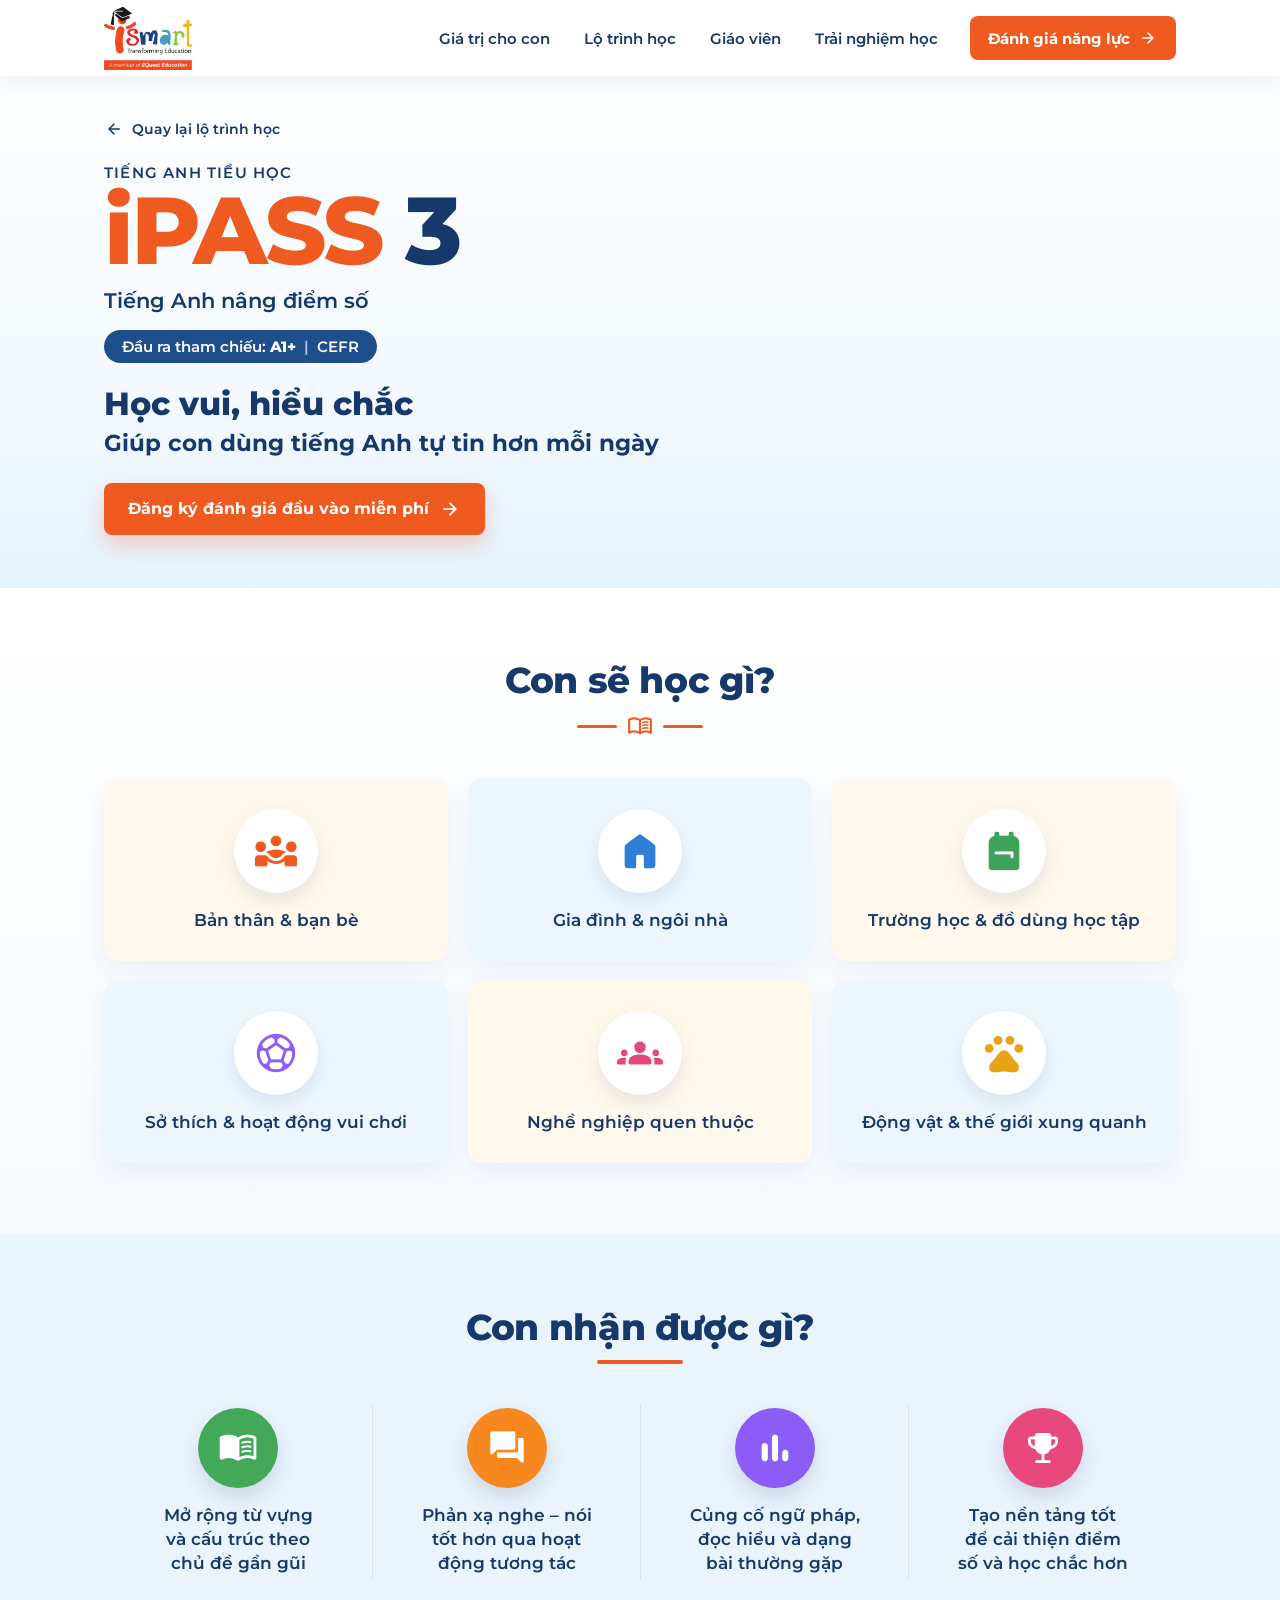
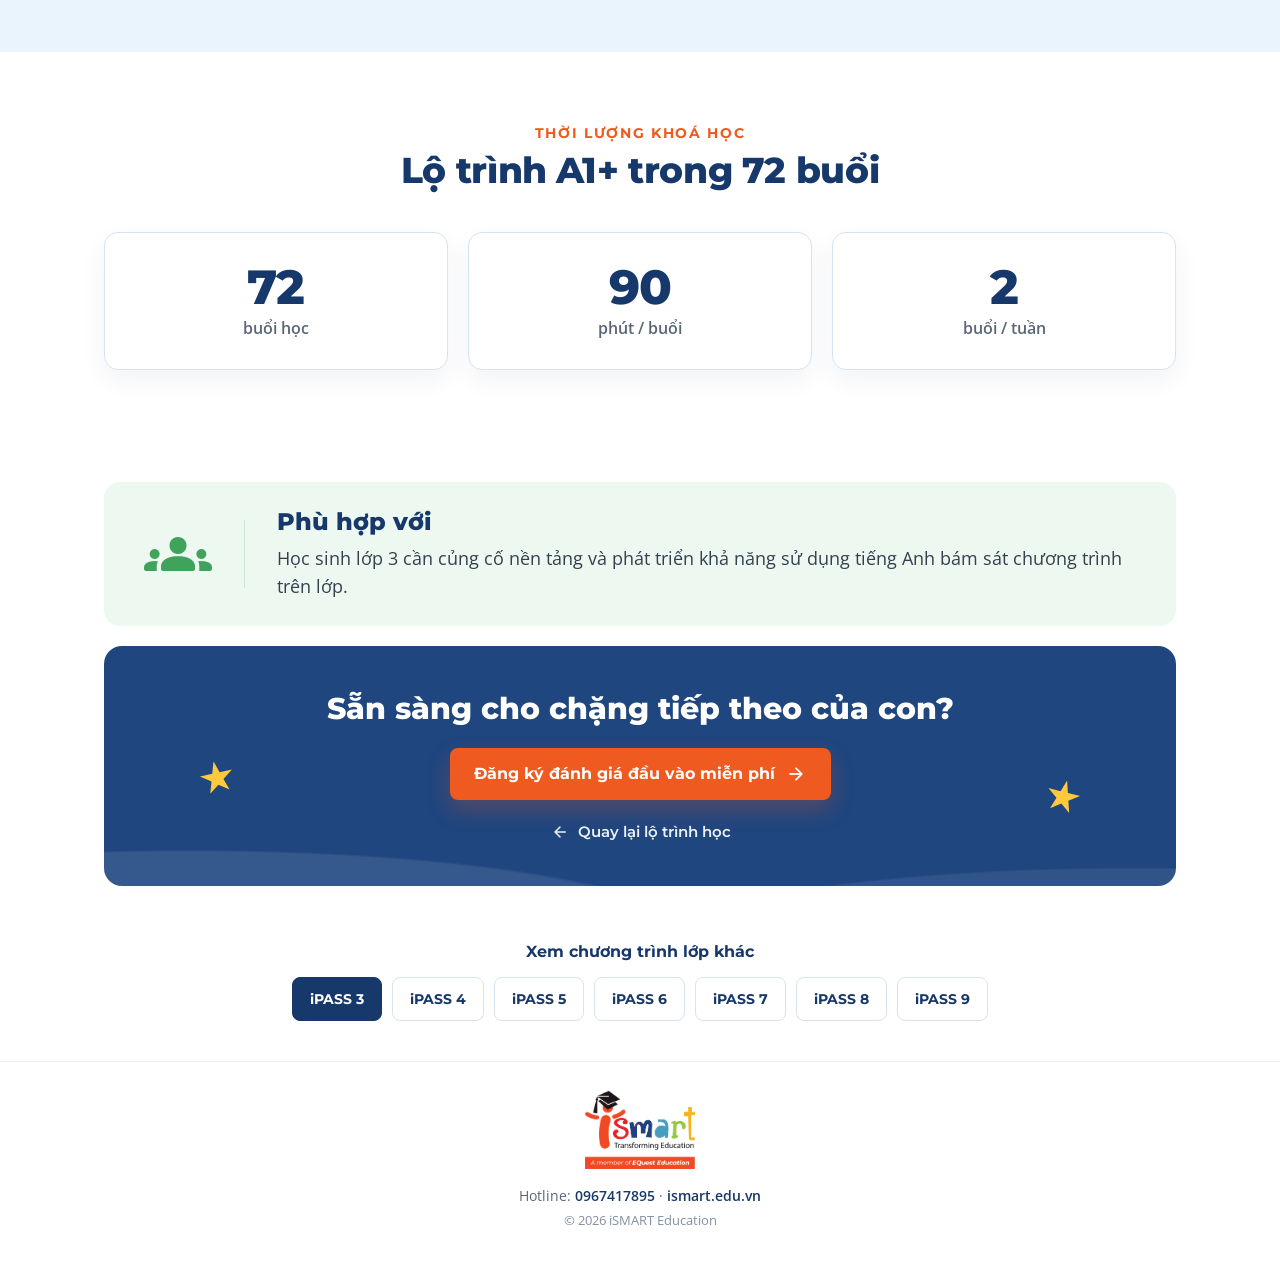
<file: chuong-trinh/ipass-3/index.html>
<!DOCTYPE html>
<!-- Generated by scripts/build-courses.mjs from templates/course.html and data/ipass-courses.js. -->
<html lang="vi">
<head>
<meta charset="utf-8">
<meta name="viewport" content="width=device-width, initial-scale=1">

<title>iSMART | iPASS 3 – Tiếng Anh nâng điểm số lớp 3</title>
<meta name="description" content="Học vui, hiểu chắc – giúp con dùng tiếng Anh tự tin hơn mỗi ngày. Học sinh lớp 3 cần củng cố nền tảng và phát triển khả năng sử dụng tiếng Anh bám sát chương trình trên lớp.">
<link rel="canonical" href="https://hoongp4327.github.io/iPass-ismart/chuong-trinh/ipass-3/">
<meta property="og:type" content="website">
<meta property="og:locale" content="vi_VN">
<meta property="og:title" content="iSMART | iPASS 3 – Tiếng Anh nâng điểm số lớp 3">
<meta property="og:description" content="Học vui, hiểu chắc – giúp con dùng tiếng Anh tự tin hơn mỗi ngày. Học sinh lớp 3 cần củng cố nền tảng và phát triển khả năng sử dụng tiếng Anh bám sát chương trình trên lớp.">
<meta property="og:url" content="https://hoongp4327.github.io/iPass-ismart/chuong-trinh/ipass-3/">
<link rel="icon" type="image/png" href="../../assets/favicon.png">
<link rel="apple-touch-icon" href="../../assets/apple-touch-icon.png">
<link rel="preconnect" href="https://fonts.googleapis.com">
<link rel="preconnect" href="https://fonts.gstatic.com" crossorigin>
<link href="https://fonts.googleapis.com/css2?family=Montserrat:wght@600;700;800&amp;family=Open+Sans:wght@400;600;700&amp;display=swap" rel="stylesheet">
<link href="https://fonts.googleapis.com/css2?family=Material+Symbols+Rounded:FILL@1&amp;icon_names=abc,arrow_back,arrow_forward,backpack,bar_chart,castle,checkroom,diversity_3,eco,emoji_events,family_restroom,fitness_center,flight_takeoff,forest,forum,groups,holiday_village,home,location_city,luggage,menu_book,music_note,nutrition,park,pets,restaurant,rocket_launch,schedule,spa,sports_soccer,theater_comedy,travel_explore&amp;display=block" rel="stylesheet">
<link href="../../css/course-template.css" rel="stylesheet">
</head>
<body>
<a class="lp-skip" href="#noi-dung">Bỏ qua đến nội dung chính</a>

<header class="lp-header">
  <div class="lp-header-inner">
    <a class="lp-header-logo" href="../../" aria-label="iPASS – Trang chủ">
      <img src="../../assets/hero/ismart-logo.png" width="400" height="287" alt="iSMART Transforming Education — A member of EQuest Education">
    </a>
    <nav class="lp-nav" aria-label="Điều hướng chính">
      <a href="../../#section3">Giá trị cho con</a>
      <a href="../../#roadmap">Lộ trình học</a>
      <a href="../../#section10">Giáo viên</a>
      <a href="../../#section8">Trải nghiệm học</a>
    </nav>
    <a class="lp-header-cta" href="../../?lop=3#dang-ky">
      Đánh giá năng lực<span class="material-symbols-rounded" aria-hidden="true">arrow_forward</span>
    </a>
  </div>
</header>

<main id="noi-dung" class="lp-main" tabindex="-1">
<section class="lp-hero" aria-labelledby="lp-title">
<picture class="lp-banner-picture"><source media="(max-width: 600px)" srcset="../../assets/courses/ipass-3-banner-mobile-800.webp 800w, ../../assets/courses/ipass-3-banner-mobile.webp 1200w" sizes="100vw" width="1200" height="900"><img class="lp-hero-banner" src="../../assets/courses/ipass-3-banner.webp" srcset="../../assets/courses/ipass-3-banner-1000.webp 1000w, ../../assets/courses/ipass-3-banner.webp 1672w" sizes="(max-width: 860px) 100vw, 1000px" width="1672" height="941" alt="Học sinh iPASS 3 tự tin với sách và ba lô trong khuôn viên trường" fetchpriority="high" decoding="async"></picture>
  <div class="lp-container lp-hero-inner">
    <a class="lp-back" href="../../#roadmap">
      <span class="material-symbols-rounded" aria-hidden="true">arrow_back</span>Quay lại lộ trình học
    </a>
    <div class="lp-hero-copy">
      <p class="lp-eyebrow">Tiếng Anh tiểu học</p>
      <h1 id="lp-title" class="lp-title"><span class="lp-title-brand">iPASS</span> <span class="lp-title-num">3</span></h1>
      <p class="lp-subtitle">Tiếng Anh nâng điểm số</p>
      <p class="lp-badge">Đầu ra tham chiếu: <strong>A1+</strong> <span aria-hidden="true">|</span> CEFR</p>
      <p class="lp-tagline"><span class="lp-tagline-lead">Học vui, hiểu chắc</span><span class="lp-sr"> – </span><span class="lp-tagline-rest">giúp con dùng tiếng Anh tự tin hơn mỗi ngày</span></p>
      <a class="lp-cta" href="../../?lop=3#dang-ky">
        Đăng ký đánh giá đầu vào miễn phí<span class="material-symbols-rounded" aria-hidden="true">arrow_forward</span>
      </a>
    </div>
  </div>
</section>

<section class="lp-section lp-topics" aria-labelledby="lp-topics-title">
  <div class="lp-container">
    <h2 id="lp-topics-title" class="lp-section-title">Con sẽ học gì?</h2>
    <span class="lp-title-deco lp-title-deco--book" aria-hidden="true"><span class="material-symbols-rounded">menu_book</span></span>
    <ol class="lp-topic-grid">
      <li class="lp-topic"><span class="lp-topic-icon lp-tone-1" aria-hidden="true"><span class="material-symbols-rounded" aria-hidden="true">diversity_3</span></span><span class="lp-topic-text">Bản thân &amp; bạn bè</span></li>
      <li class="lp-topic"><span class="lp-topic-icon lp-tone-2" aria-hidden="true"><span class="material-symbols-rounded" aria-hidden="true">home</span></span><span class="lp-topic-text">Gia đình &amp; ngôi nhà</span></li>
      <li class="lp-topic"><span class="lp-topic-icon lp-tone-3" aria-hidden="true"><span class="material-symbols-rounded" aria-hidden="true">backpack</span></span><span class="lp-topic-text">Trường học &amp; đồ dùng học tập</span></li>
      <li class="lp-topic"><span class="lp-topic-icon lp-tone-4" aria-hidden="true"><span class="material-symbols-rounded" aria-hidden="true">sports_soccer</span></span><span class="lp-topic-text">Sở thích &amp; hoạt động vui chơi</span></li>
      <li class="lp-topic"><span class="lp-topic-icon lp-tone-5" aria-hidden="true"><span class="material-symbols-rounded" aria-hidden="true">groups</span></span><span class="lp-topic-text">Nghề nghiệp quen thuộc</span></li>
      <li class="lp-topic"><span class="lp-topic-icon lp-tone-6" aria-hidden="true"><span class="material-symbols-rounded" aria-hidden="true">pets</span></span><span class="lp-topic-text">Động vật &amp; thế giới xung quanh</span></li>
    </ol>
  </div>
</section>

<section class="lp-section lp-benefits" aria-labelledby="lp-benefits-title">
  <div class="lp-container">
    <h2 id="lp-benefits-title" class="lp-section-title">Con nhận được gì?</h2>
    <span class="lp-title-deco" aria-hidden="true"></span>
    <ul class="lp-benefit-grid">
      <li class="lp-benefit"><span class="lp-benefit-icon lp-benefit-icon--1" aria-hidden="true"><span class="material-symbols-rounded" aria-hidden="true">menu_book</span></span><span class="lp-benefit-text">Mở rộng từ vựng và cấu trúc theo chủ đề gần gũi</span></li>
      <li class="lp-benefit"><span class="lp-benefit-icon lp-benefit-icon--2" aria-hidden="true"><span class="material-symbols-rounded" aria-hidden="true">forum</span></span><span class="lp-benefit-text">Phản xạ nghe – nói tốt hơn qua hoạt động tương tác</span></li>
      <li class="lp-benefit"><span class="lp-benefit-icon lp-benefit-icon--3" aria-hidden="true"><span class="material-symbols-rounded" aria-hidden="true">bar_chart</span></span><span class="lp-benefit-text">Củng cố ngữ pháp, đọc hiểu và dạng bài thường gặp</span></li>
      <li class="lp-benefit"><span class="lp-benefit-icon lp-benefit-icon--4" aria-hidden="true"><span class="material-symbols-rounded" aria-hidden="true">emoji_events</span></span><span class="lp-benefit-text">Tạo nền tảng tốt để cải thiện điểm số và học chắc hơn</span></li>
    </ul>
  </div>
</section>

<section class="lp-section lp-duration" aria-labelledby="lp-duration-title">
  <div class="lp-container">
    <p class="lp-duration-eyebrow">Thời lượng khoá học</p>
    <h2 id="lp-duration-title" class="lp-section-title">Lộ trình A1+ trong 72 buổi</h2>
    <ul class="lp-duration-grid">
      <li class="lp-duration-item"><span class="lp-duration-value">72</span><span class="lp-duration-label">buổi học</span></li>
      <li class="lp-duration-item"><span class="lp-duration-value">90</span><span class="lp-duration-label">phút / buổi</span></li>
      <li class="lp-duration-item"><span class="lp-duration-value">2</span><span class="lp-duration-label">buổi / tuần</span></li>
    </ul>
  </div>
</section>

<section class="lp-audience" aria-labelledby="lp-audience-title">
  <div class="lp-container">
    <div class="lp-audience-box">
      <span class="lp-audience-icon" aria-hidden="true"><span class="material-symbols-rounded">groups</span></span>
      <div class="lp-audience-body">
        <h2 id="lp-audience-title" class="lp-audience-title">Phù hợp với</h2>
        <p class="lp-audience-text">Học sinh lớp 3 cần củng cố nền tảng và phát triển khả năng sử dụng tiếng Anh bám sát chương trình trên lớp.</p>
      </div>
    </div>
  </div>
</section>

<section class="lp-final" aria-labelledby="lp-final-title">
  <div class="lp-container">
    <div class="lp-final-box">
      <span class="lp-final-star lp-final-star--left" aria-hidden="true"></span>
      <span class="lp-final-star lp-final-star--right" aria-hidden="true"></span>
      <h2 id="lp-final-title" class="lp-final-title">Sẵn sàng cho chặng tiếp theo của con?</h2>
      <a class="lp-cta" href="../../?lop=3#dang-ky">
        Đăng ký đánh giá đầu vào miễn phí<span class="material-symbols-rounded" aria-hidden="true">arrow_forward</span>
      </a>
      <a class="lp-final-back" href="../../#roadmap">
        <span class="material-symbols-rounded" aria-hidden="true">arrow_back</span>Quay lại lộ trình học
      </a>
    </div>
  </div>
</section>

<nav class="lp-siblings lp-container" aria-label="Các chương trình iPASS"><p>Xem chương trình lớp khác</p><div><a href="../ipass-3/" aria-current="page">iPASS 3</a><a href="../ipass-4/">iPASS 4</a><a href="../ipass-5/">iPASS 5</a><a href="../ipass-6/">iPASS 6</a><a href="../ipass-7/">iPASS 7</a><a href="../ipass-8/">iPASS 8</a><a href="../ipass-9/">iPASS 9</a></div></nav>
</main>

<footer class="lp-footer">
  <a class="lp-footer-logo" href="../../" aria-label="iPASS – Trang chủ">
    <img src="../../assets/hero/ismart-logo.png" width="400" height="287" loading="lazy" alt="iSMART Transforming Education — A member of EQuest Education">
  </a>
  <p class="lp-footer-contact">Hotline: <a href="tel:0967417895">0967417895</a> · <a href="https://ismart.edu.vn">ismart.edu.vn</a></p>
  <p class="lp-footer-copy">© 2026 iSMART Education</p>
</footer>
</body>
</html>
</file>
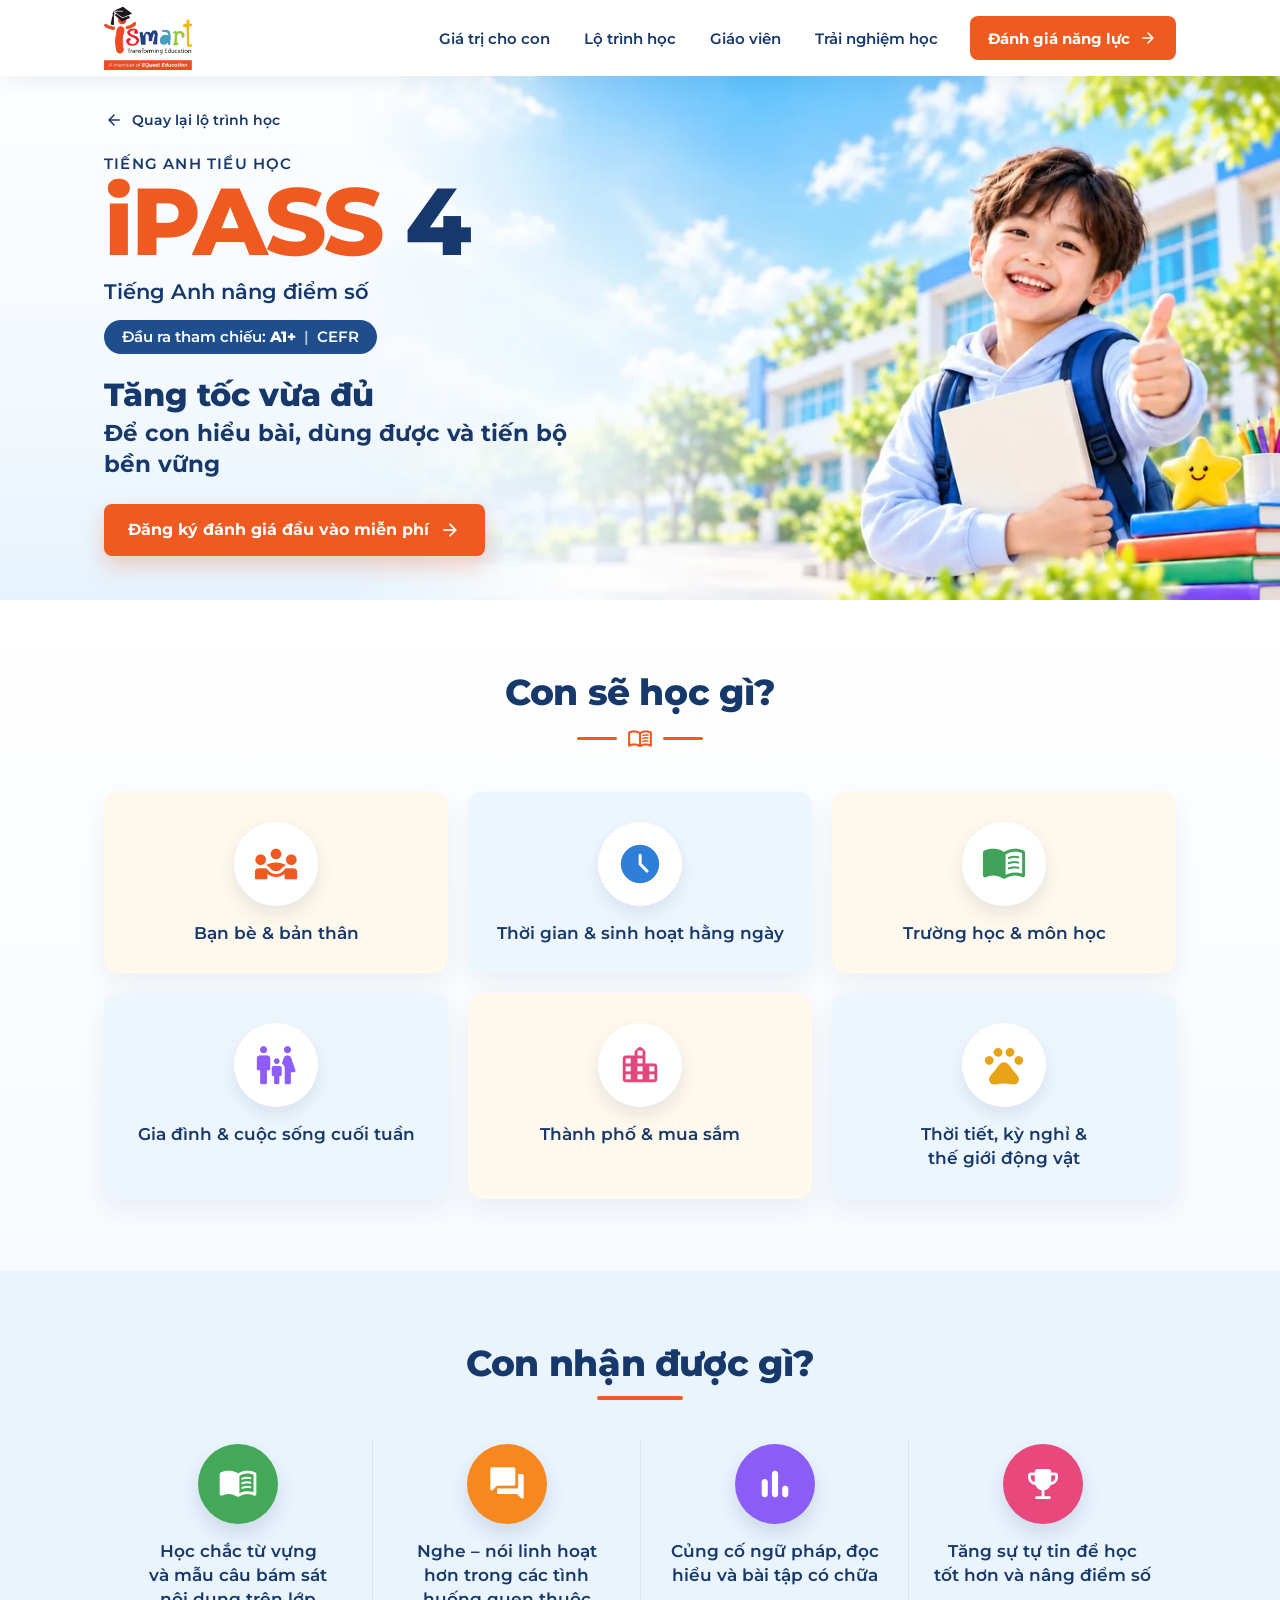
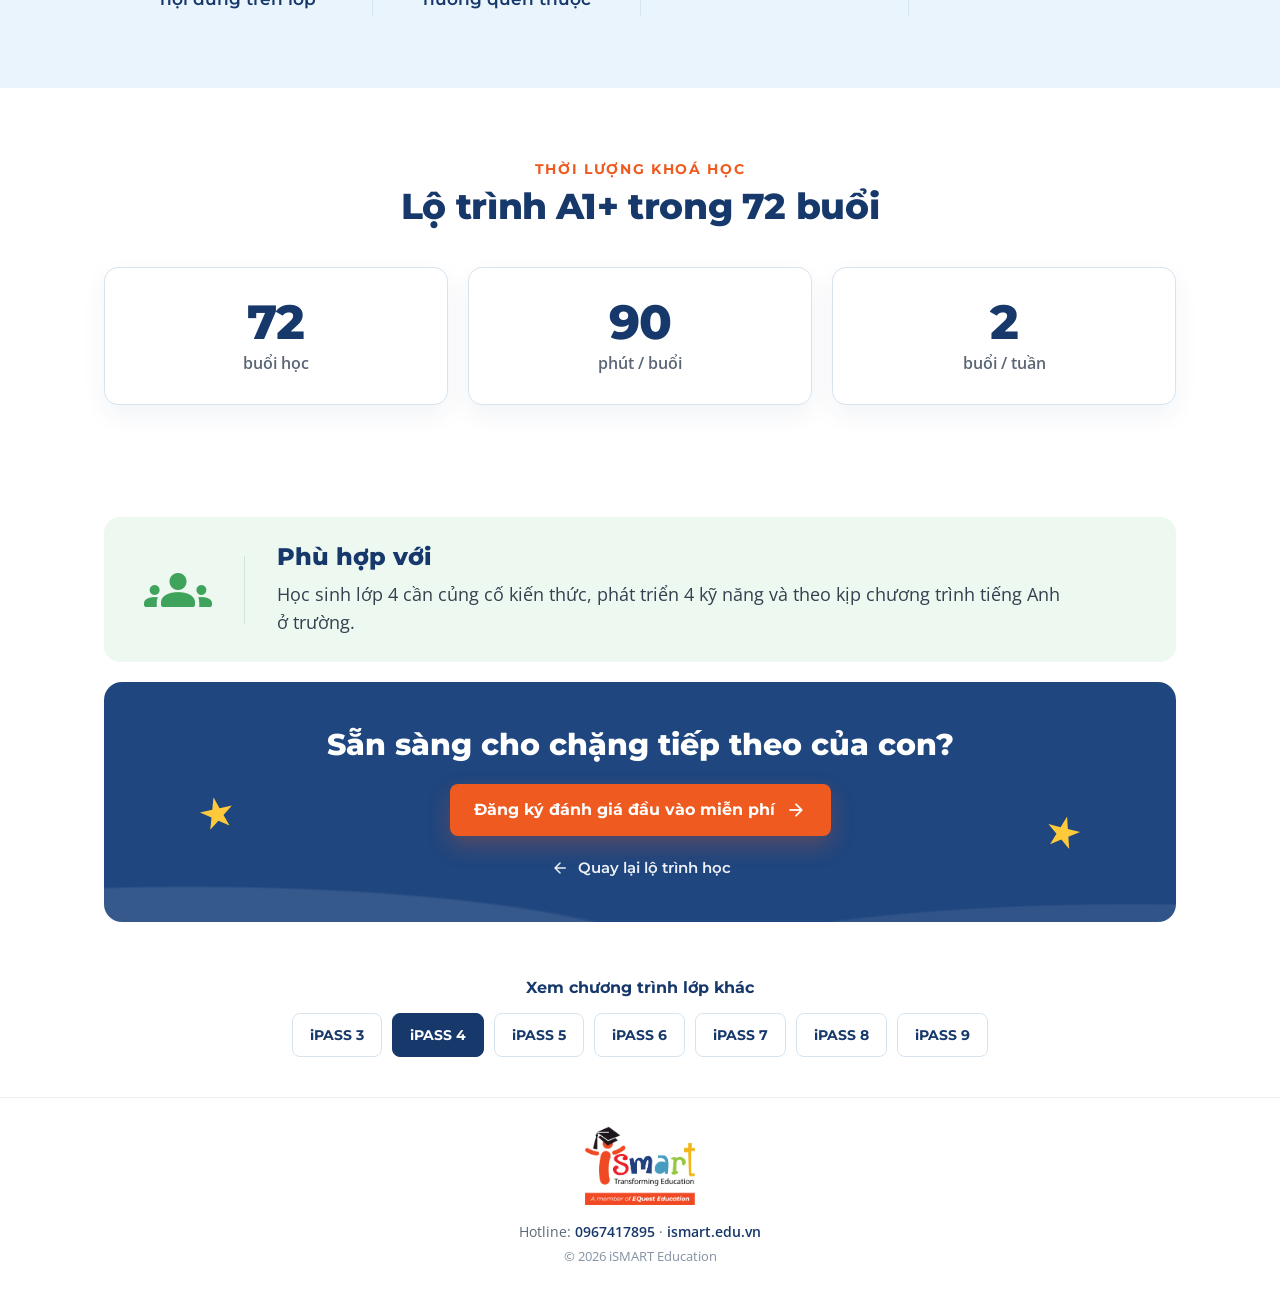
<file: chuong-trinh/ipass-4/index.html>
<!DOCTYPE html>
<!-- Generated by scripts/build-courses.mjs from templates/course.html and data/ipass-courses.js. -->
<html lang="vi">
<head>
<meta charset="utf-8">
<meta name="viewport" content="width=device-width, initial-scale=1">

<title>iSMART | iPASS 4 – Tiếng Anh nâng điểm số lớp 4</title>
<meta name="description" content="Tăng tốc vừa đủ – để con hiểu bài, dùng được và tiến bộ bền vững. Học sinh lớp 4 cần củng cố kiến thức, phát triển 4 kỹ năng và theo kịp chương trình tiếng Anh ở trường.">
<link rel="canonical" href="https://hoongp4327.github.io/iPass-ismart/chuong-trinh/ipass-4/">
<meta property="og:type" content="website">
<meta property="og:locale" content="vi_VN">
<meta property="og:title" content="iSMART | iPASS 4 – Tiếng Anh nâng điểm số lớp 4">
<meta property="og:description" content="Tăng tốc vừa đủ – để con hiểu bài, dùng được và tiến bộ bền vững. Học sinh lớp 4 cần củng cố kiến thức, phát triển 4 kỹ năng và theo kịp chương trình tiếng Anh ở trường.">
<meta property="og:url" content="https://hoongp4327.github.io/iPass-ismart/chuong-trinh/ipass-4/">
<link rel="icon" type="image/png" href="../../assets/favicon.png">
<link rel="apple-touch-icon" href="../../assets/apple-touch-icon.png">
<link rel="preconnect" href="https://fonts.googleapis.com">
<link rel="preconnect" href="https://fonts.gstatic.com" crossorigin>
<link href="https://fonts.googleapis.com/css2?family=Montserrat:wght@600;700;800&amp;family=Open+Sans:wght@400;600;700&amp;display=swap" rel="stylesheet">
<link href="https://fonts.googleapis.com/css2?family=Material+Symbols+Rounded:FILL@1&amp;icon_names=abc,arrow_back,arrow_forward,backpack,bar_chart,castle,checkroom,diversity_3,eco,emoji_events,family_restroom,fitness_center,flight_takeoff,forest,forum,groups,holiday_village,home,location_city,luggage,menu_book,music_note,nutrition,park,pets,restaurant,rocket_launch,schedule,spa,sports_soccer,theater_comedy,travel_explore&amp;display=block" rel="stylesheet">
<link href="../../css/course-template.css" rel="stylesheet">
</head>
<body>
<a class="lp-skip" href="#noi-dung">Bỏ qua đến nội dung chính</a>

<header class="lp-header">
  <div class="lp-header-inner">
    <a class="lp-header-logo" href="../../" aria-label="iPASS – Trang chủ">
      <img src="../../assets/hero/ismart-logo.png" width="400" height="287" alt="iSMART Transforming Education — A member of EQuest Education">
    </a>
    <nav class="lp-nav" aria-label="Điều hướng chính">
      <a href="../../#section3">Giá trị cho con</a>
      <a href="../../#roadmap">Lộ trình học</a>
      <a href="../../#section10">Giáo viên</a>
      <a href="../../#section8">Trải nghiệm học</a>
    </nav>
    <a class="lp-header-cta" href="../../?lop=4#dang-ky">
      Đánh giá năng lực<span class="material-symbols-rounded" aria-hidden="true">arrow_forward</span>
    </a>
  </div>
</header>

<main id="noi-dung" class="lp-main" tabindex="-1">
<section class="lp-hero" aria-labelledby="lp-title">
<picture class="lp-banner-picture"><source media="(max-width: 600px)" srcset="../../assets/courses/ipass-4-banner-mobile-800.webp 800w, ../../assets/courses/ipass-4-banner-mobile.webp 1200w" sizes="100vw" width="1200" height="900"><img class="lp-hero-banner" src="../../assets/courses/ipass-4-banner.webp" srcset="../../assets/courses/ipass-4-banner-1000.webp 1000w, ../../assets/courses/ipass-4-banner.webp 1672w" sizes="(max-width: 860px) 100vw, 1000px" width="1672" height="941" alt="Học sinh iPASS 4 tự tin với sách và ba lô trong khuôn viên trường" fetchpriority="high" decoding="async"></picture>
  <div class="lp-container lp-hero-inner">
    <a class="lp-back" href="../../#roadmap">
      <span class="material-symbols-rounded" aria-hidden="true">arrow_back</span>Quay lại lộ trình học
    </a>
    <div class="lp-hero-copy">
      <p class="lp-eyebrow">Tiếng Anh tiểu học</p>
      <h1 id="lp-title" class="lp-title"><span class="lp-title-brand">iPASS</span> <span class="lp-title-num">4</span></h1>
      <p class="lp-subtitle">Tiếng Anh nâng điểm số</p>
      <p class="lp-badge">Đầu ra tham chiếu: <strong>A1+</strong> <span aria-hidden="true">|</span> CEFR</p>
      <p class="lp-tagline"><span class="lp-tagline-lead">Tăng tốc vừa đủ</span><span class="lp-sr"> – </span><span class="lp-tagline-rest">để con hiểu bài, dùng được và tiến bộ bền vững</span></p>
      <a class="lp-cta" href="../../?lop=4#dang-ky">
        Đăng ký đánh giá đầu vào miễn phí<span class="material-symbols-rounded" aria-hidden="true">arrow_forward</span>
      </a>
    </div>
  </div>
</section>

<section class="lp-section lp-topics" aria-labelledby="lp-topics-title">
  <div class="lp-container">
    <h2 id="lp-topics-title" class="lp-section-title">Con sẽ học gì?</h2>
    <span class="lp-title-deco lp-title-deco--book" aria-hidden="true"><span class="material-symbols-rounded">menu_book</span></span>
    <ol class="lp-topic-grid">
      <li class="lp-topic"><span class="lp-topic-icon lp-tone-1" aria-hidden="true"><span class="material-symbols-rounded" aria-hidden="true">diversity_3</span></span><span class="lp-topic-text">Bạn bè &amp; bản thân</span></li>
      <li class="lp-topic"><span class="lp-topic-icon lp-tone-2" aria-hidden="true"><span class="material-symbols-rounded" aria-hidden="true">schedule</span></span><span class="lp-topic-text">Thời gian &amp; sinh hoạt hằng ngày</span></li>
      <li class="lp-topic"><span class="lp-topic-icon lp-tone-3" aria-hidden="true"><span class="material-symbols-rounded" aria-hidden="true">menu_book</span></span><span class="lp-topic-text">Trường học &amp; môn học</span></li>
      <li class="lp-topic"><span class="lp-topic-icon lp-tone-4" aria-hidden="true"><span class="material-symbols-rounded" aria-hidden="true">family_restroom</span></span><span class="lp-topic-text">Gia đình &amp; cuộc sống cuối tuần</span></li>
      <li class="lp-topic"><span class="lp-topic-icon lp-tone-5" aria-hidden="true"><span class="material-symbols-rounded" aria-hidden="true">location_city</span></span><span class="lp-topic-text">Thành phố &amp; mua sắm</span></li>
      <li class="lp-topic"><span class="lp-topic-icon lp-tone-6" aria-hidden="true"><span class="material-symbols-rounded" aria-hidden="true">pets</span></span><span class="lp-topic-text">Thời tiết, kỳ nghỉ &amp; thế giới động vật</span></li>
    </ol>
  </div>
</section>

<section class="lp-section lp-benefits" aria-labelledby="lp-benefits-title">
  <div class="lp-container">
    <h2 id="lp-benefits-title" class="lp-section-title">Con nhận được gì?</h2>
    <span class="lp-title-deco" aria-hidden="true"></span>
    <ul class="lp-benefit-grid">
      <li class="lp-benefit"><span class="lp-benefit-icon lp-benefit-icon--1" aria-hidden="true"><span class="material-symbols-rounded" aria-hidden="true">menu_book</span></span><span class="lp-benefit-text">Học chắc từ vựng và mẫu câu bám sát nội dung trên lớp</span></li>
      <li class="lp-benefit"><span class="lp-benefit-icon lp-benefit-icon--2" aria-hidden="true"><span class="material-symbols-rounded" aria-hidden="true">forum</span></span><span class="lp-benefit-text">Nghe – nói linh hoạt hơn trong các tình huống quen thuộc</span></li>
      <li class="lp-benefit"><span class="lp-benefit-icon lp-benefit-icon--3" aria-hidden="true"><span class="material-symbols-rounded" aria-hidden="true">bar_chart</span></span><span class="lp-benefit-text">Củng cố ngữ pháp, đọc hiểu và bài tập có chữa</span></li>
      <li class="lp-benefit"><span class="lp-benefit-icon lp-benefit-icon--4" aria-hidden="true"><span class="material-symbols-rounded" aria-hidden="true">emoji_events</span></span><span class="lp-benefit-text">Tăng sự tự tin để học tốt hơn và nâng điểm số</span></li>
    </ul>
  </div>
</section>

<section class="lp-section lp-duration" aria-labelledby="lp-duration-title">
  <div class="lp-container">
    <p class="lp-duration-eyebrow">Thời lượng khoá học</p>
    <h2 id="lp-duration-title" class="lp-section-title">Lộ trình A1+ trong 72 buổi</h2>
    <ul class="lp-duration-grid">
      <li class="lp-duration-item"><span class="lp-duration-value">72</span><span class="lp-duration-label">buổi học</span></li>
      <li class="lp-duration-item"><span class="lp-duration-value">90</span><span class="lp-duration-label">phút / buổi</span></li>
      <li class="lp-duration-item"><span class="lp-duration-value">2</span><span class="lp-duration-label">buổi / tuần</span></li>
    </ul>
  </div>
</section>

<section class="lp-audience" aria-labelledby="lp-audience-title">
  <div class="lp-container">
    <div class="lp-audience-box">
      <span class="lp-audience-icon" aria-hidden="true"><span class="material-symbols-rounded">groups</span></span>
      <div class="lp-audience-body">
        <h2 id="lp-audience-title" class="lp-audience-title">Phù hợp với</h2>
        <p class="lp-audience-text">Học sinh lớp 4 cần củng cố kiến thức, phát triển 4 kỹ năng và theo kịp chương trình tiếng Anh ở trường.</p>
      </div>
    </div>
  </div>
</section>

<section class="lp-final" aria-labelledby="lp-final-title">
  <div class="lp-container">
    <div class="lp-final-box">
      <span class="lp-final-star lp-final-star--left" aria-hidden="true"></span>
      <span class="lp-final-star lp-final-star--right" aria-hidden="true"></span>
      <h2 id="lp-final-title" class="lp-final-title">Sẵn sàng cho chặng tiếp theo của con?</h2>
      <a class="lp-cta" href="../../?lop=4#dang-ky">
        Đăng ký đánh giá đầu vào miễn phí<span class="material-symbols-rounded" aria-hidden="true">arrow_forward</span>
      </a>
      <a class="lp-final-back" href="../../#roadmap">
        <span class="material-symbols-rounded" aria-hidden="true">arrow_back</span>Quay lại lộ trình học
      </a>
    </div>
  </div>
</section>

<nav class="lp-siblings lp-container" aria-label="Các chương trình iPASS"><p>Xem chương trình lớp khác</p><div><a href="../ipass-3/">iPASS 3</a><a href="../ipass-4/" aria-current="page">iPASS 4</a><a href="../ipass-5/">iPASS 5</a><a href="../ipass-6/">iPASS 6</a><a href="../ipass-7/">iPASS 7</a><a href="../ipass-8/">iPASS 8</a><a href="../ipass-9/">iPASS 9</a></div></nav>
</main>

<footer class="lp-footer">
  <a class="lp-footer-logo" href="../../" aria-label="iPASS – Trang chủ">
    <img src="../../assets/hero/ismart-logo.png" width="400" height="287" loading="lazy" alt="iSMART Transforming Education — A member of EQuest Education">
  </a>
  <p class="lp-footer-contact">Hotline: <a href="tel:0967417895">0967417895</a> · <a href="https://ismart.edu.vn">ismart.edu.vn</a></p>
  <p class="lp-footer-copy">© 2026 iSMART Education</p>
</footer>
</body>
</html>
</file>
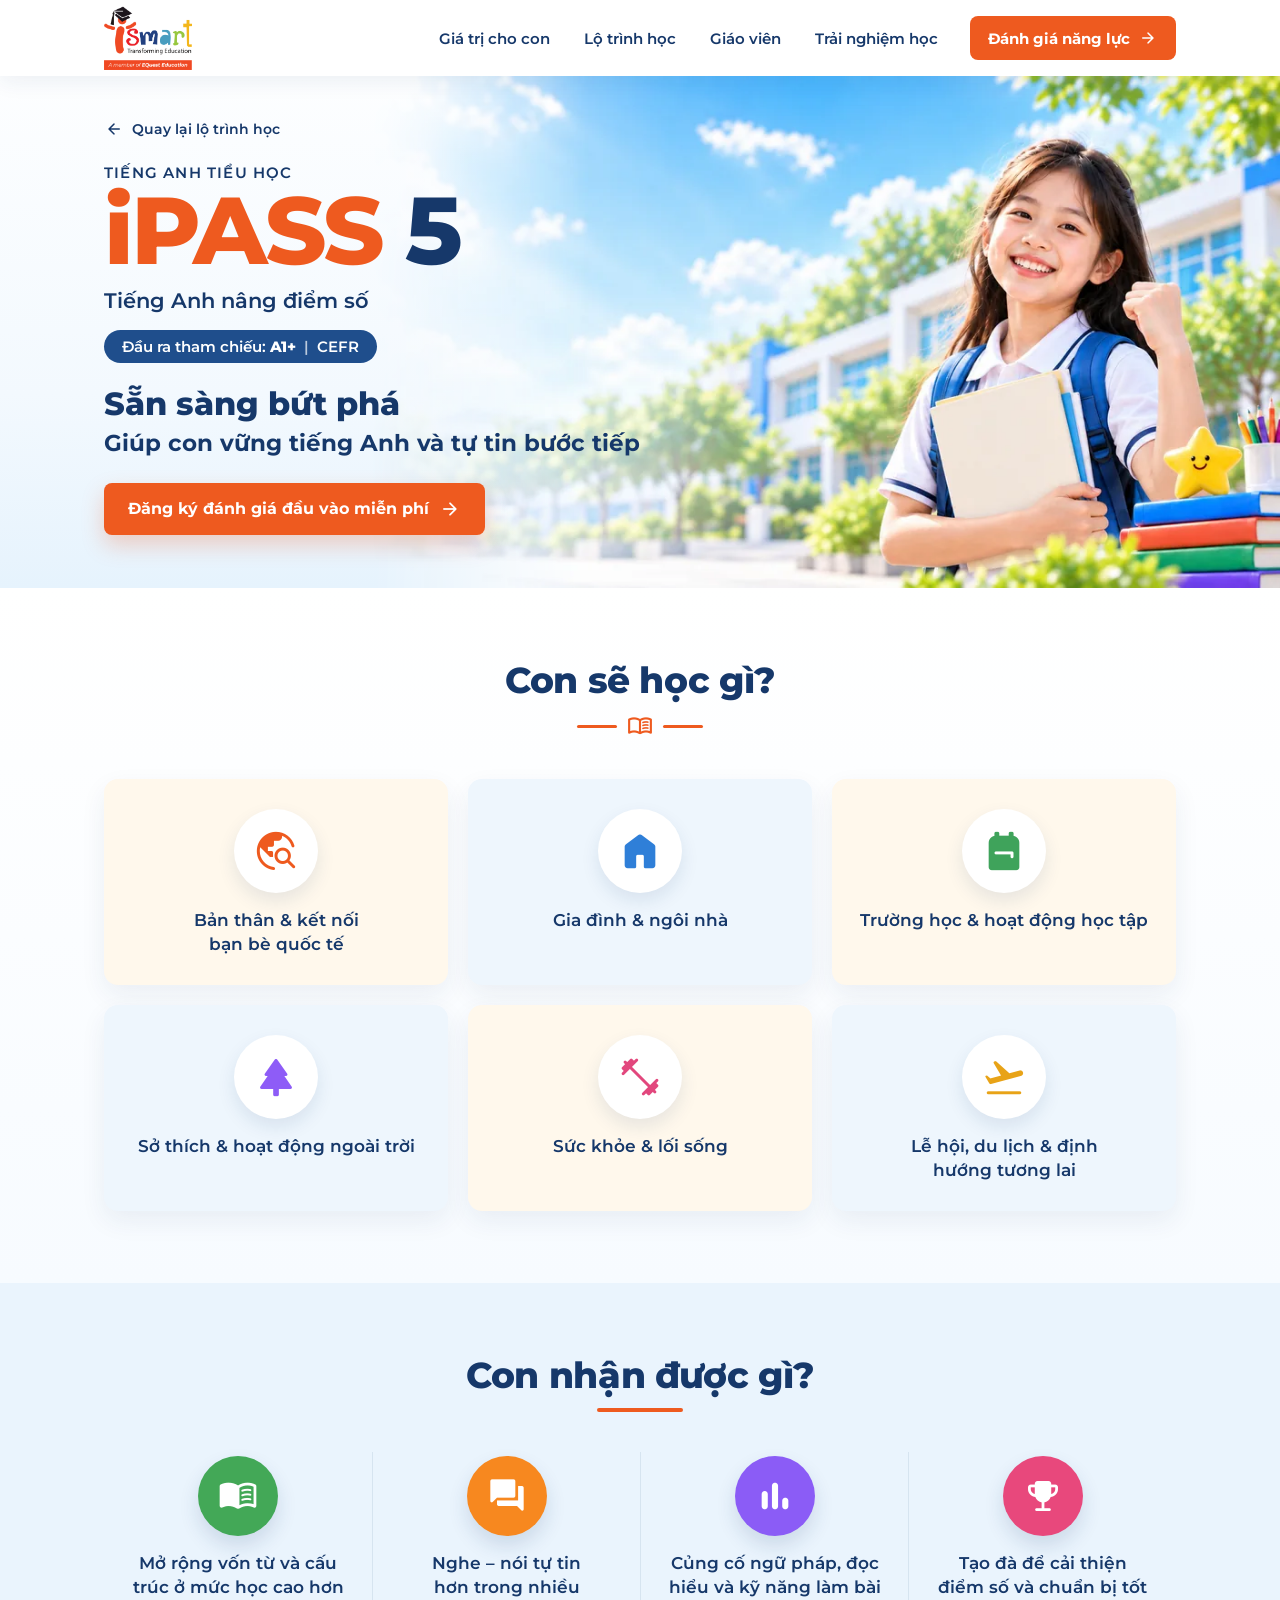
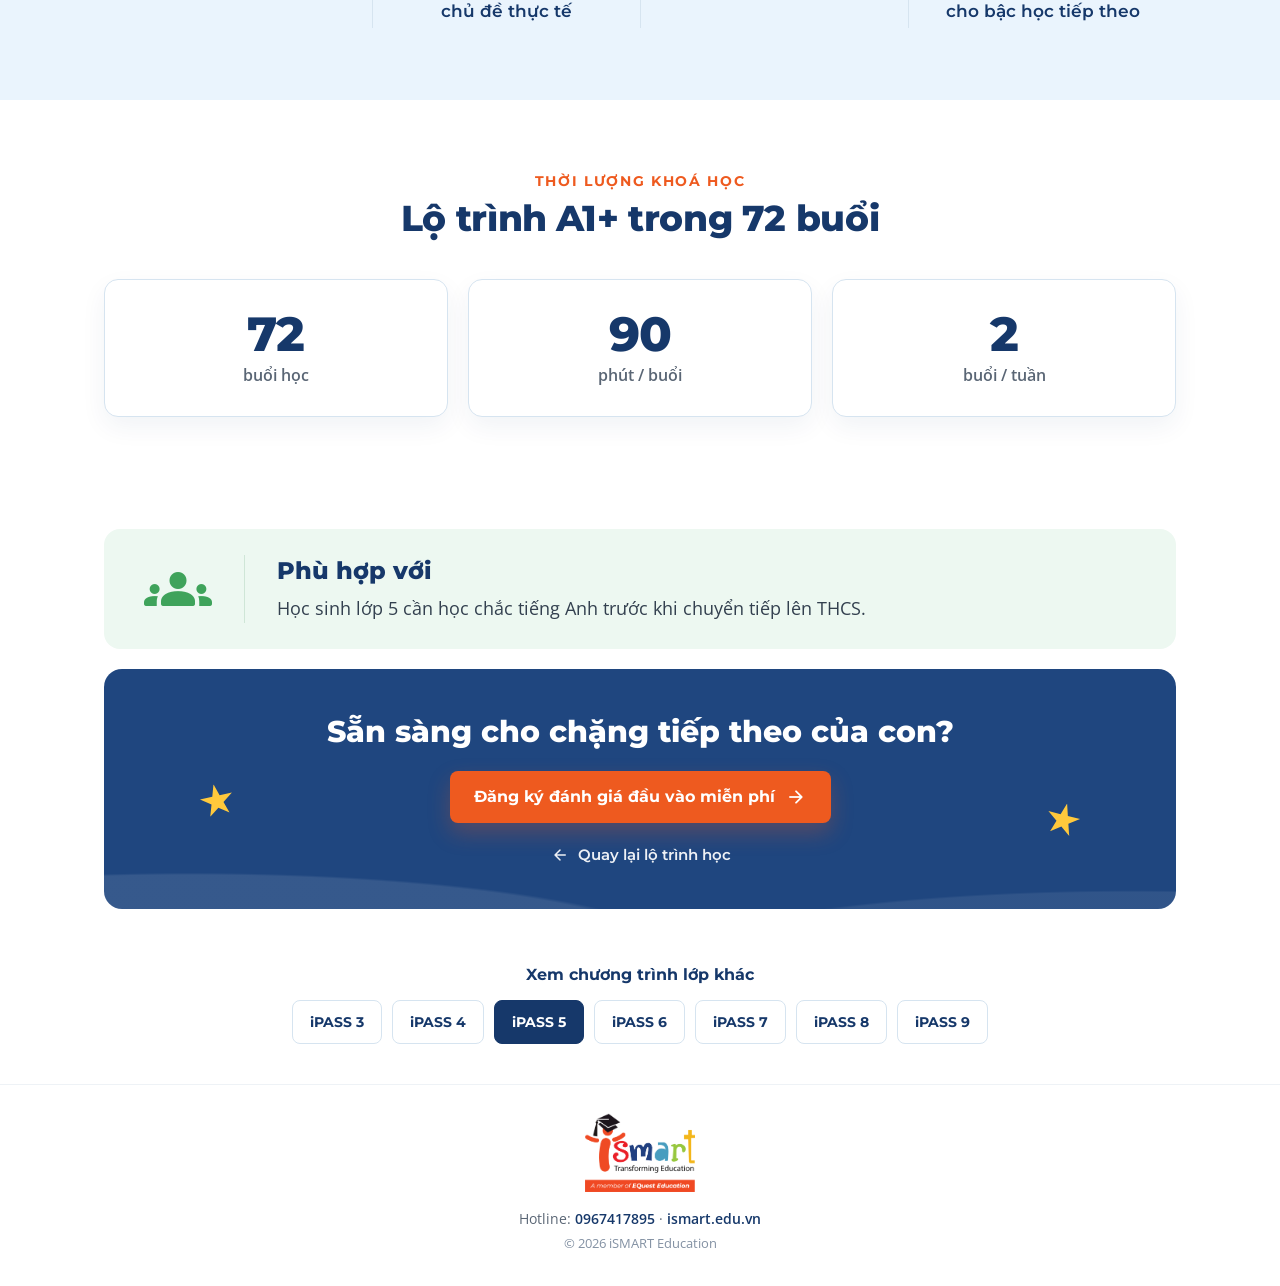
<file: chuong-trinh/ipass-5/index.html>
<!DOCTYPE html>
<!-- Generated by scripts/build-courses.mjs from templates/course.html and data/ipass-courses.js. -->
<html lang="vi">
<head>
<meta charset="utf-8">
<meta name="viewport" content="width=device-width, initial-scale=1">

<title>iSMART | iPASS 5 – Tiếng Anh nâng điểm số lớp 5</title>
<meta name="description" content="Sẵn sàng bứt phá – giúp con vững tiếng Anh và tự tin bước tiếp. Học sinh lớp 5 cần học chắc tiếng Anh trước khi chuyển tiếp lên THCS.">
<link rel="canonical" href="https://hoongp4327.github.io/iPass-ismart/chuong-trinh/ipass-5/">
<meta property="og:type" content="website">
<meta property="og:locale" content="vi_VN">
<meta property="og:title" content="iSMART | iPASS 5 – Tiếng Anh nâng điểm số lớp 5">
<meta property="og:description" content="Sẵn sàng bứt phá – giúp con vững tiếng Anh và tự tin bước tiếp. Học sinh lớp 5 cần học chắc tiếng Anh trước khi chuyển tiếp lên THCS.">
<meta property="og:url" content="https://hoongp4327.github.io/iPass-ismart/chuong-trinh/ipass-5/">
<link rel="icon" type="image/png" href="../../assets/favicon.png">
<link rel="apple-touch-icon" href="../../assets/apple-touch-icon.png">
<link rel="preconnect" href="https://fonts.googleapis.com">
<link rel="preconnect" href="https://fonts.gstatic.com" crossorigin>
<link href="https://fonts.googleapis.com/css2?family=Montserrat:wght@600;700;800&amp;family=Open+Sans:wght@400;600;700&amp;display=swap" rel="stylesheet">
<link href="https://fonts.googleapis.com/css2?family=Material+Symbols+Rounded:FILL@1&amp;icon_names=abc,arrow_back,arrow_forward,backpack,bar_chart,castle,checkroom,diversity_3,eco,emoji_events,family_restroom,fitness_center,flight_takeoff,forest,forum,groups,holiday_village,home,location_city,luggage,menu_book,music_note,nutrition,park,pets,restaurant,rocket_launch,schedule,spa,sports_soccer,theater_comedy,travel_explore&amp;display=block" rel="stylesheet">
<link href="../../css/course-template.css" rel="stylesheet">
</head>
<body>
<a class="lp-skip" href="#noi-dung">Bỏ qua đến nội dung chính</a>

<header class="lp-header">
  <div class="lp-header-inner">
    <a class="lp-header-logo" href="../../" aria-label="iPASS – Trang chủ">
      <img src="../../assets/hero/ismart-logo.png" width="400" height="287" alt="iSMART Transforming Education — A member of EQuest Education">
    </a>
    <nav class="lp-nav" aria-label="Điều hướng chính">
      <a href="../../#section3">Giá trị cho con</a>
      <a href="../../#roadmap">Lộ trình học</a>
      <a href="../../#section10">Giáo viên</a>
      <a href="../../#section8">Trải nghiệm học</a>
    </nav>
    <a class="lp-header-cta" href="../../?lop=5#dang-ky">
      Đánh giá năng lực<span class="material-symbols-rounded" aria-hidden="true">arrow_forward</span>
    </a>
  </div>
</header>

<main id="noi-dung" class="lp-main" tabindex="-1">
<section class="lp-hero" aria-labelledby="lp-title">
<picture class="lp-banner-picture"><source media="(max-width: 600px)" srcset="../../assets/courses/ipass-5-banner-mobile-800.webp 800w, ../../assets/courses/ipass-5-banner-mobile.webp 1200w" sizes="100vw" width="1200" height="900"><img class="lp-hero-banner" src="../../assets/courses/ipass-5-banner.webp" srcset="../../assets/courses/ipass-5-banner-1000.webp 1000w, ../../assets/courses/ipass-5-banner.webp 1672w" sizes="(max-width: 860px) 100vw, 1000px" width="1672" height="941" alt="Học sinh iPASS 5 tự tin với sách và ba lô trong khuôn viên trường" fetchpriority="high" decoding="async"></picture>
  <div class="lp-container lp-hero-inner">
    <a class="lp-back" href="../../#roadmap">
      <span class="material-symbols-rounded" aria-hidden="true">arrow_back</span>Quay lại lộ trình học
    </a>
    <div class="lp-hero-copy">
      <p class="lp-eyebrow">Tiếng Anh tiểu học</p>
      <h1 id="lp-title" class="lp-title"><span class="lp-title-brand">iPASS</span> <span class="lp-title-num">5</span></h1>
      <p class="lp-subtitle">Tiếng Anh nâng điểm số</p>
      <p class="lp-badge">Đầu ra tham chiếu: <strong>A1+</strong> <span aria-hidden="true">|</span> CEFR</p>
      <p class="lp-tagline"><span class="lp-tagline-lead">Sẵn sàng bứt phá</span><span class="lp-sr"> – </span><span class="lp-tagline-rest">giúp con vững tiếng Anh và tự tin bước tiếp</span></p>
      <a class="lp-cta" href="../../?lop=5#dang-ky">
        Đăng ký đánh giá đầu vào miễn phí<span class="material-symbols-rounded" aria-hidden="true">arrow_forward</span>
      </a>
    </div>
  </div>
</section>

<section class="lp-section lp-topics" aria-labelledby="lp-topics-title">
  <div class="lp-container">
    <h2 id="lp-topics-title" class="lp-section-title">Con sẽ học gì?</h2>
    <span class="lp-title-deco lp-title-deco--book" aria-hidden="true"><span class="material-symbols-rounded">menu_book</span></span>
    <ol class="lp-topic-grid">
      <li class="lp-topic"><span class="lp-topic-icon lp-tone-1" aria-hidden="true"><span class="material-symbols-rounded" aria-hidden="true">travel_explore</span></span><span class="lp-topic-text">Bản thân &amp; kết nối bạn bè quốc tế</span></li>
      <li class="lp-topic"><span class="lp-topic-icon lp-tone-2" aria-hidden="true"><span class="material-symbols-rounded" aria-hidden="true">home</span></span><span class="lp-topic-text">Gia đình &amp; ngôi nhà</span></li>
      <li class="lp-topic"><span class="lp-topic-icon lp-tone-3" aria-hidden="true"><span class="material-symbols-rounded" aria-hidden="true">backpack</span></span><span class="lp-topic-text">Trường học &amp; hoạt động học tập</span></li>
      <li class="lp-topic"><span class="lp-topic-icon lp-tone-4" aria-hidden="true"><span class="material-symbols-rounded" aria-hidden="true">park</span></span><span class="lp-topic-text">Sở thích &amp; hoạt động ngoài trời</span></li>
      <li class="lp-topic"><span class="lp-topic-icon lp-tone-5" aria-hidden="true"><span class="material-symbols-rounded" aria-hidden="true">fitness_center</span></span><span class="lp-topic-text">Sức khỏe &amp; lối sống</span></li>
      <li class="lp-topic"><span class="lp-topic-icon lp-tone-6" aria-hidden="true"><span class="material-symbols-rounded" aria-hidden="true">flight_takeoff</span></span><span class="lp-topic-text">Lễ hội, du lịch &amp; định hướng tương lai</span></li>
    </ol>
  </div>
</section>

<section class="lp-section lp-benefits" aria-labelledby="lp-benefits-title">
  <div class="lp-container">
    <h2 id="lp-benefits-title" class="lp-section-title">Con nhận được gì?</h2>
    <span class="lp-title-deco" aria-hidden="true"></span>
    <ul class="lp-benefit-grid">
      <li class="lp-benefit"><span class="lp-benefit-icon lp-benefit-icon--1" aria-hidden="true"><span class="material-symbols-rounded" aria-hidden="true">menu_book</span></span><span class="lp-benefit-text">Mở rộng vốn từ và cấu trúc ở mức học cao hơn</span></li>
      <li class="lp-benefit"><span class="lp-benefit-icon lp-benefit-icon--2" aria-hidden="true"><span class="material-symbols-rounded" aria-hidden="true">forum</span></span><span class="lp-benefit-text">Nghe – nói tự tin hơn trong nhiều chủ đề thực tế</span></li>
      <li class="lp-benefit"><span class="lp-benefit-icon lp-benefit-icon--3" aria-hidden="true"><span class="material-symbols-rounded" aria-hidden="true">bar_chart</span></span><span class="lp-benefit-text">Củng cố ngữ pháp, đọc hiểu và kỹ năng làm bài</span></li>
      <li class="lp-benefit"><span class="lp-benefit-icon lp-benefit-icon--4" aria-hidden="true"><span class="material-symbols-rounded" aria-hidden="true">emoji_events</span></span><span class="lp-benefit-text">Tạo đà để cải thiện điểm số và chuẩn bị tốt cho bậc học tiếp theo</span></li>
    </ul>
  </div>
</section>

<section class="lp-section lp-duration" aria-labelledby="lp-duration-title">
  <div class="lp-container">
    <p class="lp-duration-eyebrow">Thời lượng khoá học</p>
    <h2 id="lp-duration-title" class="lp-section-title">Lộ trình A1+ trong 72 buổi</h2>
    <ul class="lp-duration-grid">
      <li class="lp-duration-item"><span class="lp-duration-value">72</span><span class="lp-duration-label">buổi học</span></li>
      <li class="lp-duration-item"><span class="lp-duration-value">90</span><span class="lp-duration-label">phút / buổi</span></li>
      <li class="lp-duration-item"><span class="lp-duration-value">2</span><span class="lp-duration-label">buổi / tuần</span></li>
    </ul>
  </div>
</section>

<section class="lp-audience" aria-labelledby="lp-audience-title">
  <div class="lp-container">
    <div class="lp-audience-box">
      <span class="lp-audience-icon" aria-hidden="true"><span class="material-symbols-rounded">groups</span></span>
      <div class="lp-audience-body">
        <h2 id="lp-audience-title" class="lp-audience-title">Phù hợp với</h2>
        <p class="lp-audience-text">Học sinh lớp 5 cần học chắc tiếng Anh trước khi chuyển tiếp lên THCS.</p>
      </div>
    </div>
  </div>
</section>

<section class="lp-final" aria-labelledby="lp-final-title">
  <div class="lp-container">
    <div class="lp-final-box">
      <span class="lp-final-star lp-final-star--left" aria-hidden="true"></span>
      <span class="lp-final-star lp-final-star--right" aria-hidden="true"></span>
      <h2 id="lp-final-title" class="lp-final-title">Sẵn sàng cho chặng tiếp theo của con?</h2>
      <a class="lp-cta" href="../../?lop=5#dang-ky">
        Đăng ký đánh giá đầu vào miễn phí<span class="material-symbols-rounded" aria-hidden="true">arrow_forward</span>
      </a>
      <a class="lp-final-back" href="../../#roadmap">
        <span class="material-symbols-rounded" aria-hidden="true">arrow_back</span>Quay lại lộ trình học
      </a>
    </div>
  </div>
</section>

<nav class="lp-siblings lp-container" aria-label="Các chương trình iPASS"><p>Xem chương trình lớp khác</p><div><a href="../ipass-3/">iPASS 3</a><a href="../ipass-4/">iPASS 4</a><a href="../ipass-5/" aria-current="page">iPASS 5</a><a href="../ipass-6/">iPASS 6</a><a href="../ipass-7/">iPASS 7</a><a href="../ipass-8/">iPASS 8</a><a href="../ipass-9/">iPASS 9</a></div></nav>
</main>

<footer class="lp-footer">
  <a class="lp-footer-logo" href="../../" aria-label="iPASS – Trang chủ">
    <img src="../../assets/hero/ismart-logo.png" width="400" height="287" loading="lazy" alt="iSMART Transforming Education — A member of EQuest Education">
  </a>
  <p class="lp-footer-contact">Hotline: <a href="tel:0967417895">0967417895</a> · <a href="https://ismart.edu.vn">ismart.edu.vn</a></p>
  <p class="lp-footer-copy">© 2026 iSMART Education</p>
</footer>
</body>
</html>
</file>
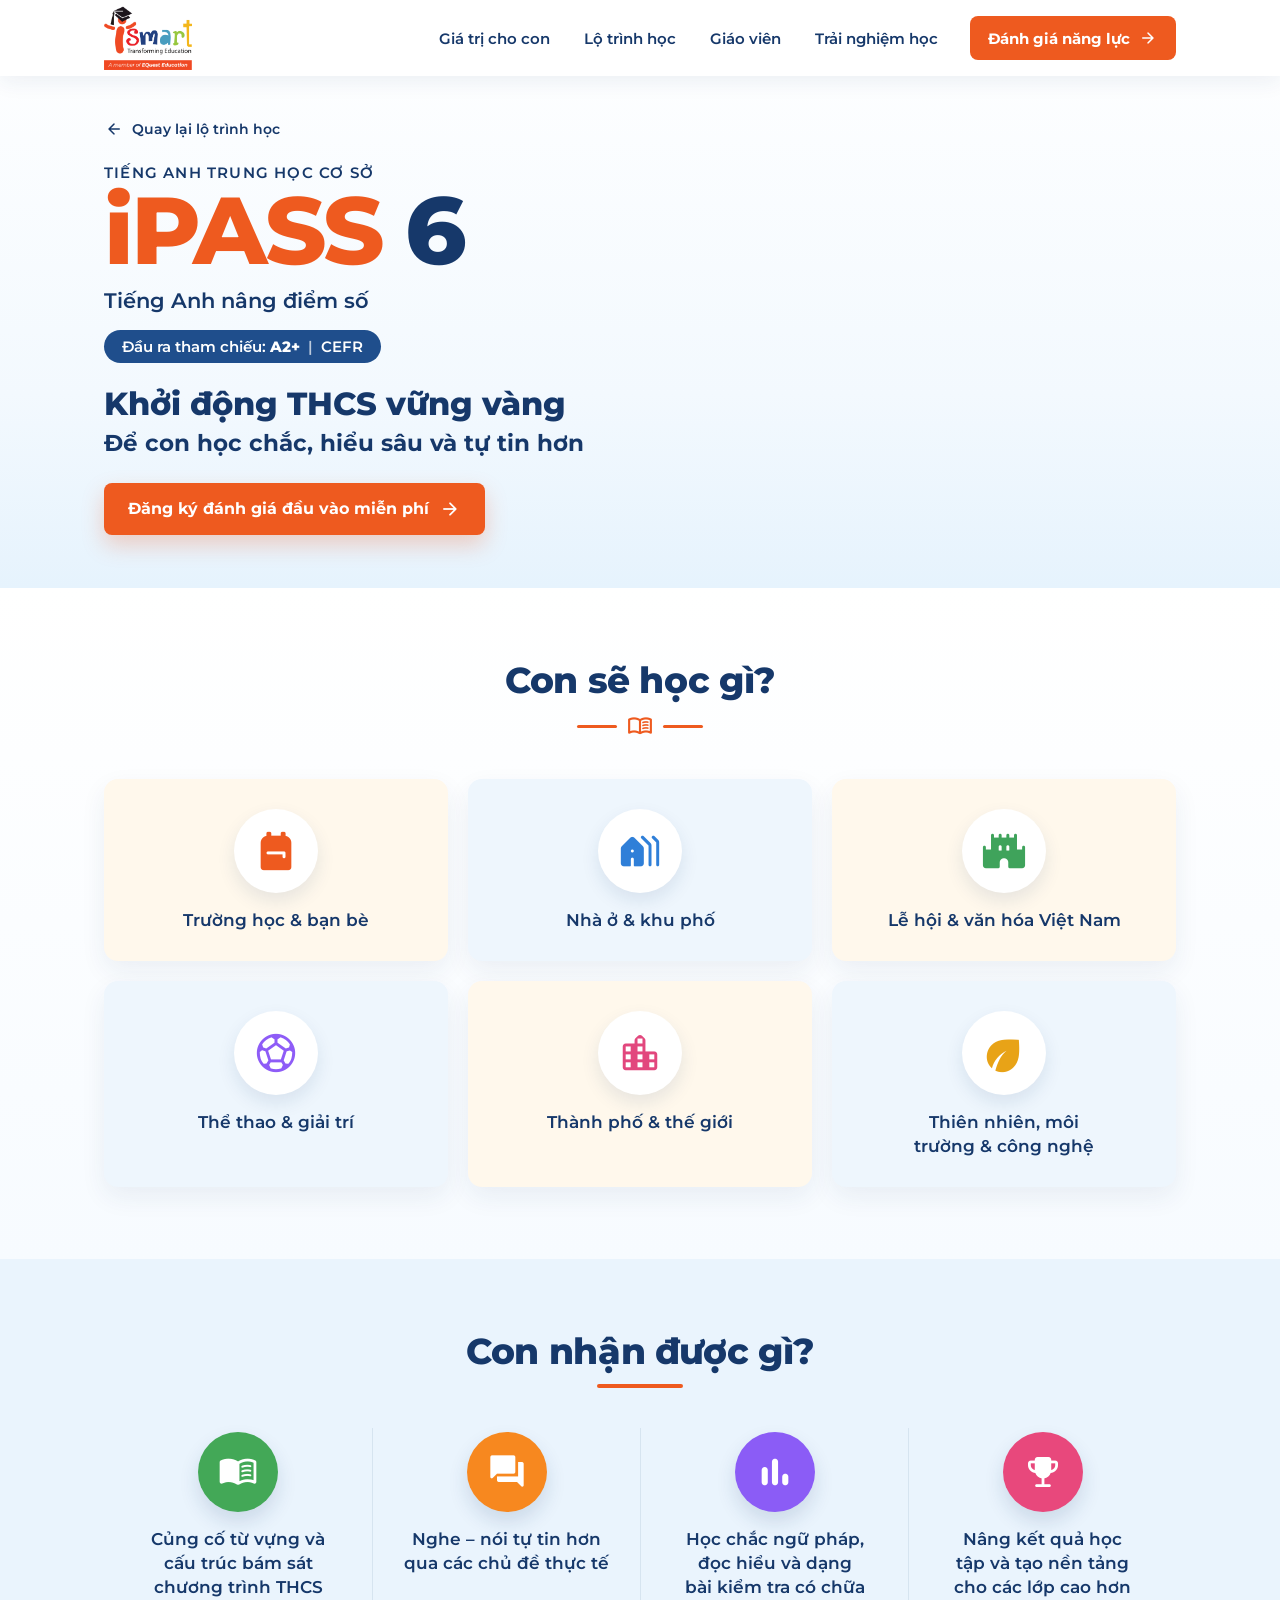
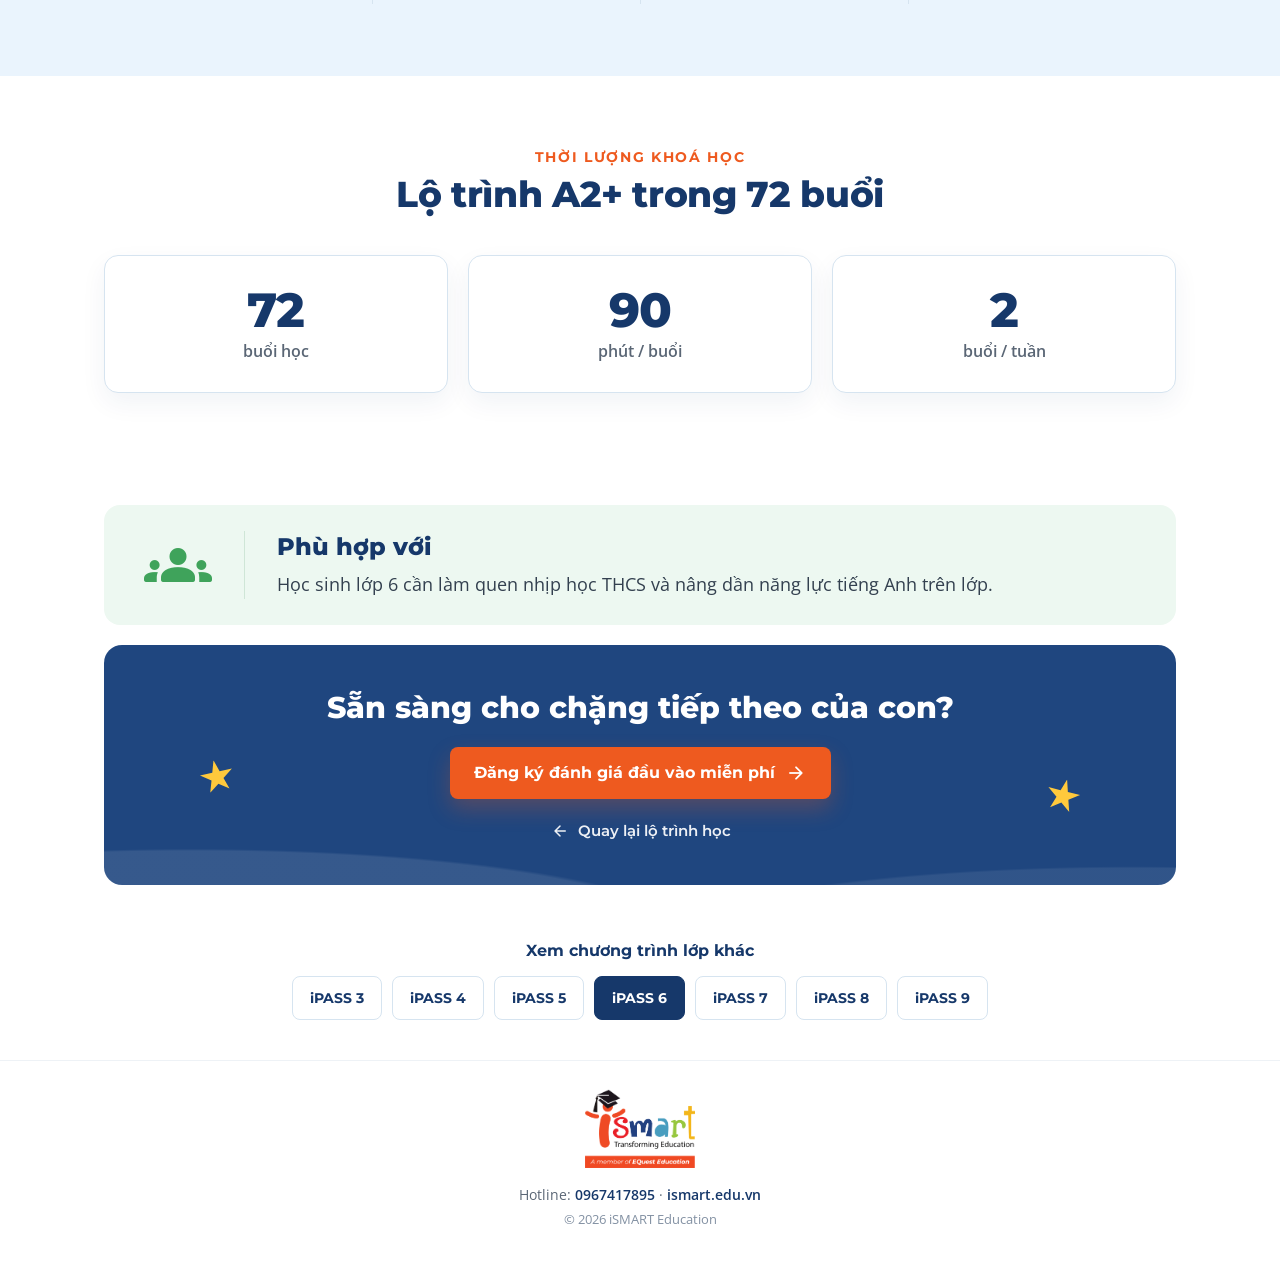
<file: chuong-trinh/ipass-6/index.html>
<!DOCTYPE html>
<!-- Generated by scripts/build-courses.mjs from templates/course.html and data/ipass-courses.js. -->
<html lang="vi">
<head>
<meta charset="utf-8">
<meta name="viewport" content="width=device-width, initial-scale=1">

<title>iSMART | iPASS 6 – Tiếng Anh nâng điểm số lớp 6</title>
<meta name="description" content="Khởi động THCS vững vàng – để con học chắc, hiểu sâu và tự tin hơn. Học sinh lớp 6 cần làm quen nhịp học THCS và nâng dần năng lực tiếng Anh trên lớp.">
<link rel="canonical" href="https://hoongp4327.github.io/iPass-ismart/chuong-trinh/ipass-6/">
<meta property="og:type" content="website">
<meta property="og:locale" content="vi_VN">
<meta property="og:title" content="iSMART | iPASS 6 – Tiếng Anh nâng điểm số lớp 6">
<meta property="og:description" content="Khởi động THCS vững vàng – để con học chắc, hiểu sâu và tự tin hơn. Học sinh lớp 6 cần làm quen nhịp học THCS và nâng dần năng lực tiếng Anh trên lớp.">
<meta property="og:url" content="https://hoongp4327.github.io/iPass-ismart/chuong-trinh/ipass-6/">
<link rel="icon" type="image/png" href="../../assets/favicon.png">
<link rel="apple-touch-icon" href="../../assets/apple-touch-icon.png">
<link rel="preconnect" href="https://fonts.googleapis.com">
<link rel="preconnect" href="https://fonts.gstatic.com" crossorigin>
<link href="https://fonts.googleapis.com/css2?family=Montserrat:wght@600;700;800&amp;family=Open+Sans:wght@400;600;700&amp;display=swap" rel="stylesheet">
<link href="https://fonts.googleapis.com/css2?family=Material+Symbols+Rounded:FILL@1&amp;icon_names=abc,arrow_back,arrow_forward,backpack,bar_chart,castle,checkroom,diversity_3,eco,emoji_events,family_restroom,fitness_center,flight_takeoff,forest,forum,groups,holiday_village,home,location_city,luggage,menu_book,music_note,nutrition,park,pets,restaurant,rocket_launch,schedule,spa,sports_soccer,theater_comedy,travel_explore&amp;display=block" rel="stylesheet">
<link href="../../css/course-template.css" rel="stylesheet">
</head>
<body>
<a class="lp-skip" href="#noi-dung">Bỏ qua đến nội dung chính</a>

<header class="lp-header">
  <div class="lp-header-inner">
    <a class="lp-header-logo" href="../../" aria-label="iPASS – Trang chủ">
      <img src="../../assets/hero/ismart-logo.png" width="400" height="287" alt="iSMART Transforming Education — A member of EQuest Education">
    </a>
    <nav class="lp-nav" aria-label="Điều hướng chính">
      <a href="../../#section3">Giá trị cho con</a>
      <a href="../../#roadmap">Lộ trình học</a>
      <a href="../../#section10">Giáo viên</a>
      <a href="../../#section8">Trải nghiệm học</a>
    </nav>
    <a class="lp-header-cta" href="../../?lop=6#dang-ky">
      Đánh giá năng lực<span class="material-symbols-rounded" aria-hidden="true">arrow_forward</span>
    </a>
  </div>
</header>

<main id="noi-dung" class="lp-main" tabindex="-1">
<section class="lp-hero" aria-labelledby="lp-title">
<picture class="lp-banner-picture"><source media="(max-width: 600px)" srcset="../../assets/courses/ipass-6-banner-mobile-800.webp 800w, ../../assets/courses/ipass-6-banner-mobile.webp 1200w" sizes="100vw" width="1200" height="900"><img class="lp-hero-banner" src="../../assets/courses/ipass-6-banner.webp" srcset="../../assets/courses/ipass-6-banner-1000.webp 1000w, ../../assets/courses/ipass-6-banner.webp 1672w" sizes="(max-width: 860px) 100vw, 1000px" width="1672" height="941" alt="Học sinh iPASS 6 tự tin với sách và ba lô trong khuôn viên trường" fetchpriority="high" decoding="async"></picture>
  <div class="lp-container lp-hero-inner">
    <a class="lp-back" href="../../#roadmap">
      <span class="material-symbols-rounded" aria-hidden="true">arrow_back</span>Quay lại lộ trình học
    </a>
    <div class="lp-hero-copy">
      <p class="lp-eyebrow">Tiếng Anh trung học cơ sở</p>
      <h1 id="lp-title" class="lp-title"><span class="lp-title-brand">iPASS</span> <span class="lp-title-num">6</span></h1>
      <p class="lp-subtitle">Tiếng Anh nâng điểm số</p>
      <p class="lp-badge">Đầu ra tham chiếu: <strong>A2+</strong> <span aria-hidden="true">|</span> CEFR</p>
      <p class="lp-tagline"><span class="lp-tagline-lead">Khởi động THCS vững vàng</span><span class="lp-sr"> – </span><span class="lp-tagline-rest">để con học chắc, hiểu sâu và tự tin hơn</span></p>
      <a class="lp-cta" href="../../?lop=6#dang-ky">
        Đăng ký đánh giá đầu vào miễn phí<span class="material-symbols-rounded" aria-hidden="true">arrow_forward</span>
      </a>
    </div>
  </div>
</section>

<section class="lp-section lp-topics" aria-labelledby="lp-topics-title">
  <div class="lp-container">
    <h2 id="lp-topics-title" class="lp-section-title">Con sẽ học gì?</h2>
    <span class="lp-title-deco lp-title-deco--book" aria-hidden="true"><span class="material-symbols-rounded">menu_book</span></span>
    <ol class="lp-topic-grid">
      <li class="lp-topic"><span class="lp-topic-icon lp-tone-1" aria-hidden="true"><span class="material-symbols-rounded" aria-hidden="true">backpack</span></span><span class="lp-topic-text">Trường học &amp; bạn bè</span></li>
      <li class="lp-topic"><span class="lp-topic-icon lp-tone-2" aria-hidden="true"><span class="material-symbols-rounded" aria-hidden="true">holiday_village</span></span><span class="lp-topic-text">Nhà ở &amp; khu phố</span></li>
      <li class="lp-topic"><span class="lp-topic-icon lp-tone-3" aria-hidden="true"><span class="material-symbols-rounded" aria-hidden="true">castle</span></span><span class="lp-topic-text">Lễ hội &amp; văn hóa Việt Nam</span></li>
      <li class="lp-topic"><span class="lp-topic-icon lp-tone-4" aria-hidden="true"><span class="material-symbols-rounded" aria-hidden="true">sports_soccer</span></span><span class="lp-topic-text">Thể thao &amp; giải trí</span></li>
      <li class="lp-topic"><span class="lp-topic-icon lp-tone-5" aria-hidden="true"><span class="material-symbols-rounded" aria-hidden="true">location_city</span></span><span class="lp-topic-text">Thành phố &amp; thế giới</span></li>
      <li class="lp-topic"><span class="lp-topic-icon lp-tone-6" aria-hidden="true"><span class="material-symbols-rounded" aria-hidden="true">eco</span></span><span class="lp-topic-text">Thiên nhiên, môi trường &amp; công nghệ</span></li>
    </ol>
  </div>
</section>

<section class="lp-section lp-benefits" aria-labelledby="lp-benefits-title">
  <div class="lp-container">
    <h2 id="lp-benefits-title" class="lp-section-title">Con nhận được gì?</h2>
    <span class="lp-title-deco" aria-hidden="true"></span>
    <ul class="lp-benefit-grid">
      <li class="lp-benefit"><span class="lp-benefit-icon lp-benefit-icon--1" aria-hidden="true"><span class="material-symbols-rounded" aria-hidden="true">menu_book</span></span><span class="lp-benefit-text">Củng cố từ vựng và cấu trúc bám sát chương trình THCS</span></li>
      <li class="lp-benefit"><span class="lp-benefit-icon lp-benefit-icon--2" aria-hidden="true"><span class="material-symbols-rounded" aria-hidden="true">forum</span></span><span class="lp-benefit-text">Nghe – nói tự tin hơn qua các chủ đề thực tế</span></li>
      <li class="lp-benefit"><span class="lp-benefit-icon lp-benefit-icon--3" aria-hidden="true"><span class="material-symbols-rounded" aria-hidden="true">bar_chart</span></span><span class="lp-benefit-text">Học chắc ngữ pháp, đọc hiểu và dạng bài kiểm tra có chữa</span></li>
      <li class="lp-benefit"><span class="lp-benefit-icon lp-benefit-icon--4" aria-hidden="true"><span class="material-symbols-rounded" aria-hidden="true">emoji_events</span></span><span class="lp-benefit-text">Nâng kết quả học tập và tạo nền tảng cho các lớp cao hơn</span></li>
    </ul>
  </div>
</section>

<section class="lp-section lp-duration" aria-labelledby="lp-duration-title">
  <div class="lp-container">
    <p class="lp-duration-eyebrow">Thời lượng khoá học</p>
    <h2 id="lp-duration-title" class="lp-section-title">Lộ trình A2+ trong 72 buổi</h2>
    <ul class="lp-duration-grid">
      <li class="lp-duration-item"><span class="lp-duration-value">72</span><span class="lp-duration-label">buổi học</span></li>
      <li class="lp-duration-item"><span class="lp-duration-value">90</span><span class="lp-duration-label">phút / buổi</span></li>
      <li class="lp-duration-item"><span class="lp-duration-value">2</span><span class="lp-duration-label">buổi / tuần</span></li>
    </ul>
  </div>
</section>

<section class="lp-audience" aria-labelledby="lp-audience-title">
  <div class="lp-container">
    <div class="lp-audience-box">
      <span class="lp-audience-icon" aria-hidden="true"><span class="material-symbols-rounded">groups</span></span>
      <div class="lp-audience-body">
        <h2 id="lp-audience-title" class="lp-audience-title">Phù hợp với</h2>
        <p class="lp-audience-text">Học sinh lớp 6 cần làm quen nhịp học THCS và nâng dần năng lực tiếng Anh trên lớp.</p>
      </div>
    </div>
  </div>
</section>

<section class="lp-final" aria-labelledby="lp-final-title">
  <div class="lp-container">
    <div class="lp-final-box">
      <span class="lp-final-star lp-final-star--left" aria-hidden="true"></span>
      <span class="lp-final-star lp-final-star--right" aria-hidden="true"></span>
      <h2 id="lp-final-title" class="lp-final-title">Sẵn sàng cho chặng tiếp theo của con?</h2>
      <a class="lp-cta" href="../../?lop=6#dang-ky">
        Đăng ký đánh giá đầu vào miễn phí<span class="material-symbols-rounded" aria-hidden="true">arrow_forward</span>
      </a>
      <a class="lp-final-back" href="../../#roadmap">
        <span class="material-symbols-rounded" aria-hidden="true">arrow_back</span>Quay lại lộ trình học
      </a>
    </div>
  </div>
</section>

<nav class="lp-siblings lp-container" aria-label="Các chương trình iPASS"><p>Xem chương trình lớp khác</p><div><a href="../ipass-3/">iPASS 3</a><a href="../ipass-4/">iPASS 4</a><a href="../ipass-5/">iPASS 5</a><a href="../ipass-6/" aria-current="page">iPASS 6</a><a href="../ipass-7/">iPASS 7</a><a href="../ipass-8/">iPASS 8</a><a href="../ipass-9/">iPASS 9</a></div></nav>
</main>

<footer class="lp-footer">
  <a class="lp-footer-logo" href="../../" aria-label="iPASS – Trang chủ">
    <img src="../../assets/hero/ismart-logo.png" width="400" height="287" loading="lazy" alt="iSMART Transforming Education — A member of EQuest Education">
  </a>
  <p class="lp-footer-contact">Hotline: <a href="tel:0967417895">0967417895</a> · <a href="https://ismart.edu.vn">ismart.edu.vn</a></p>
  <p class="lp-footer-copy">© 2026 iSMART Education</p>
</footer>
</body>
</html>
</file>
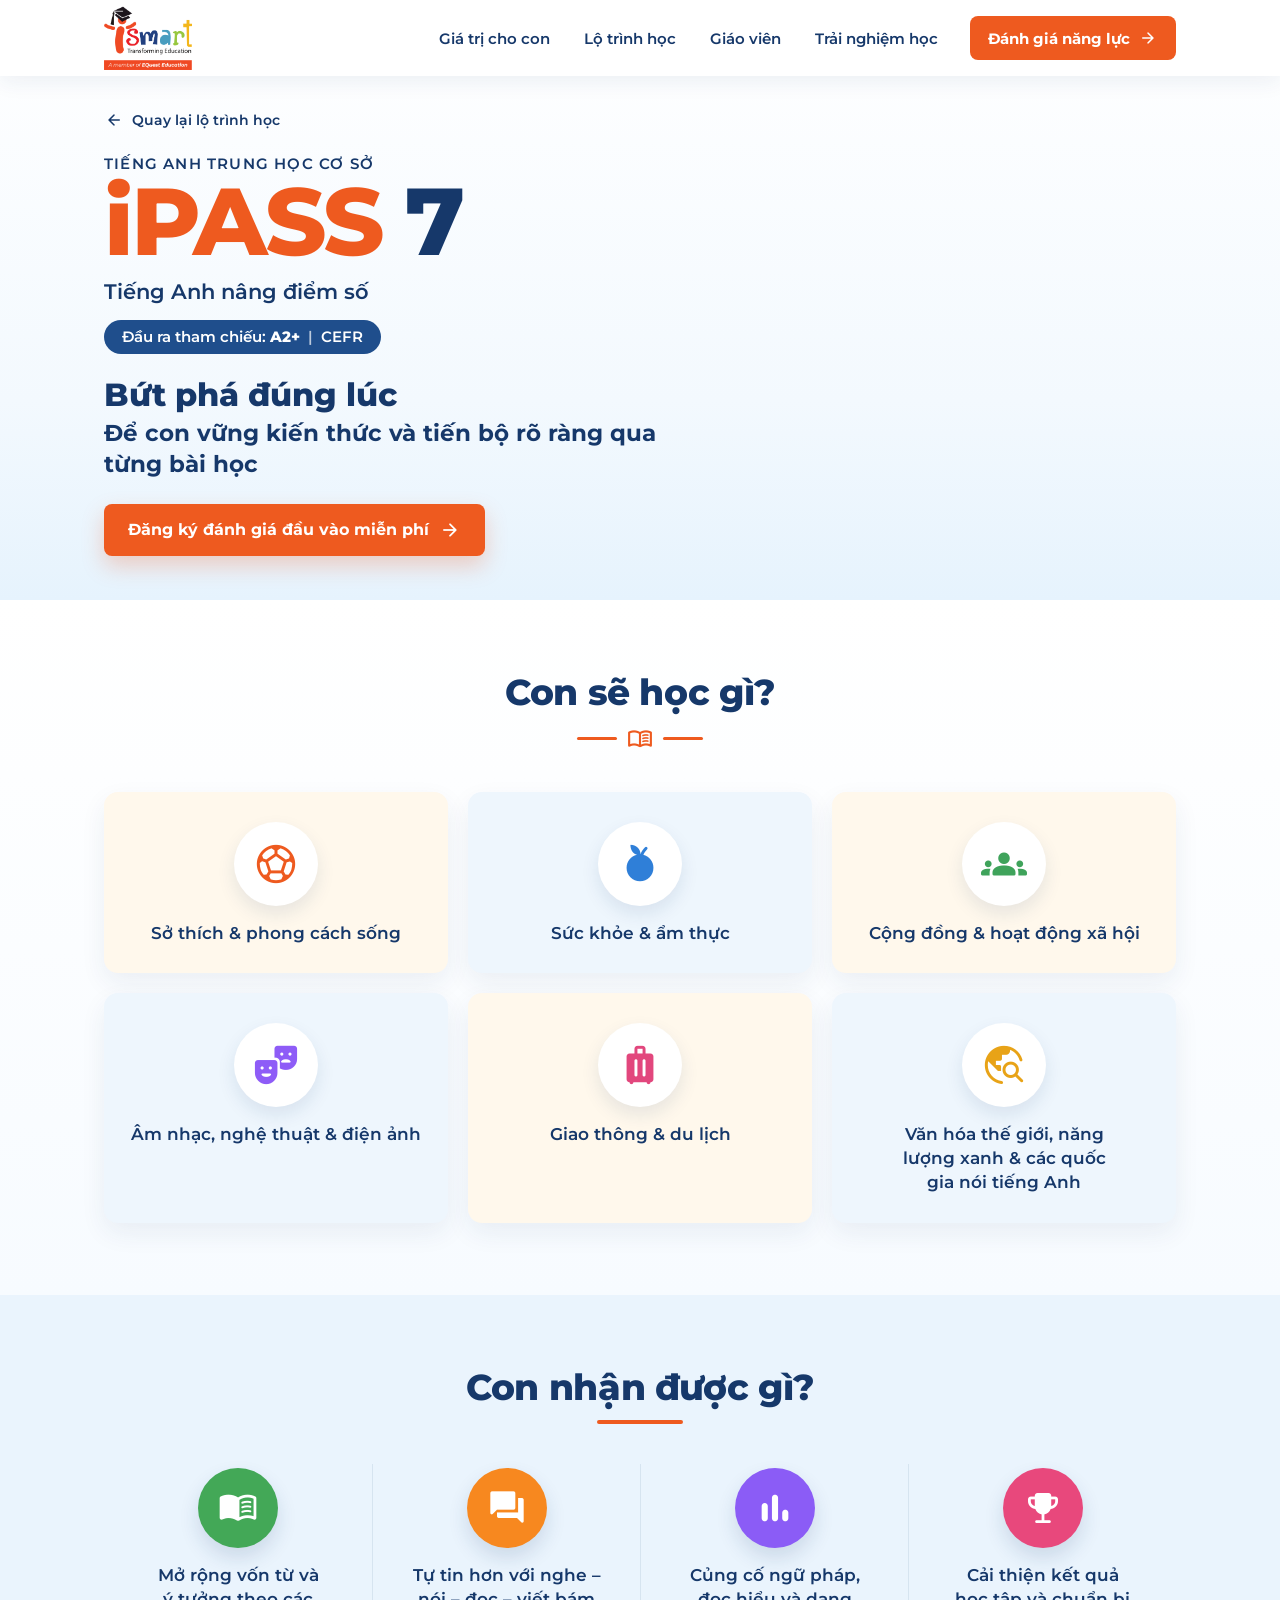
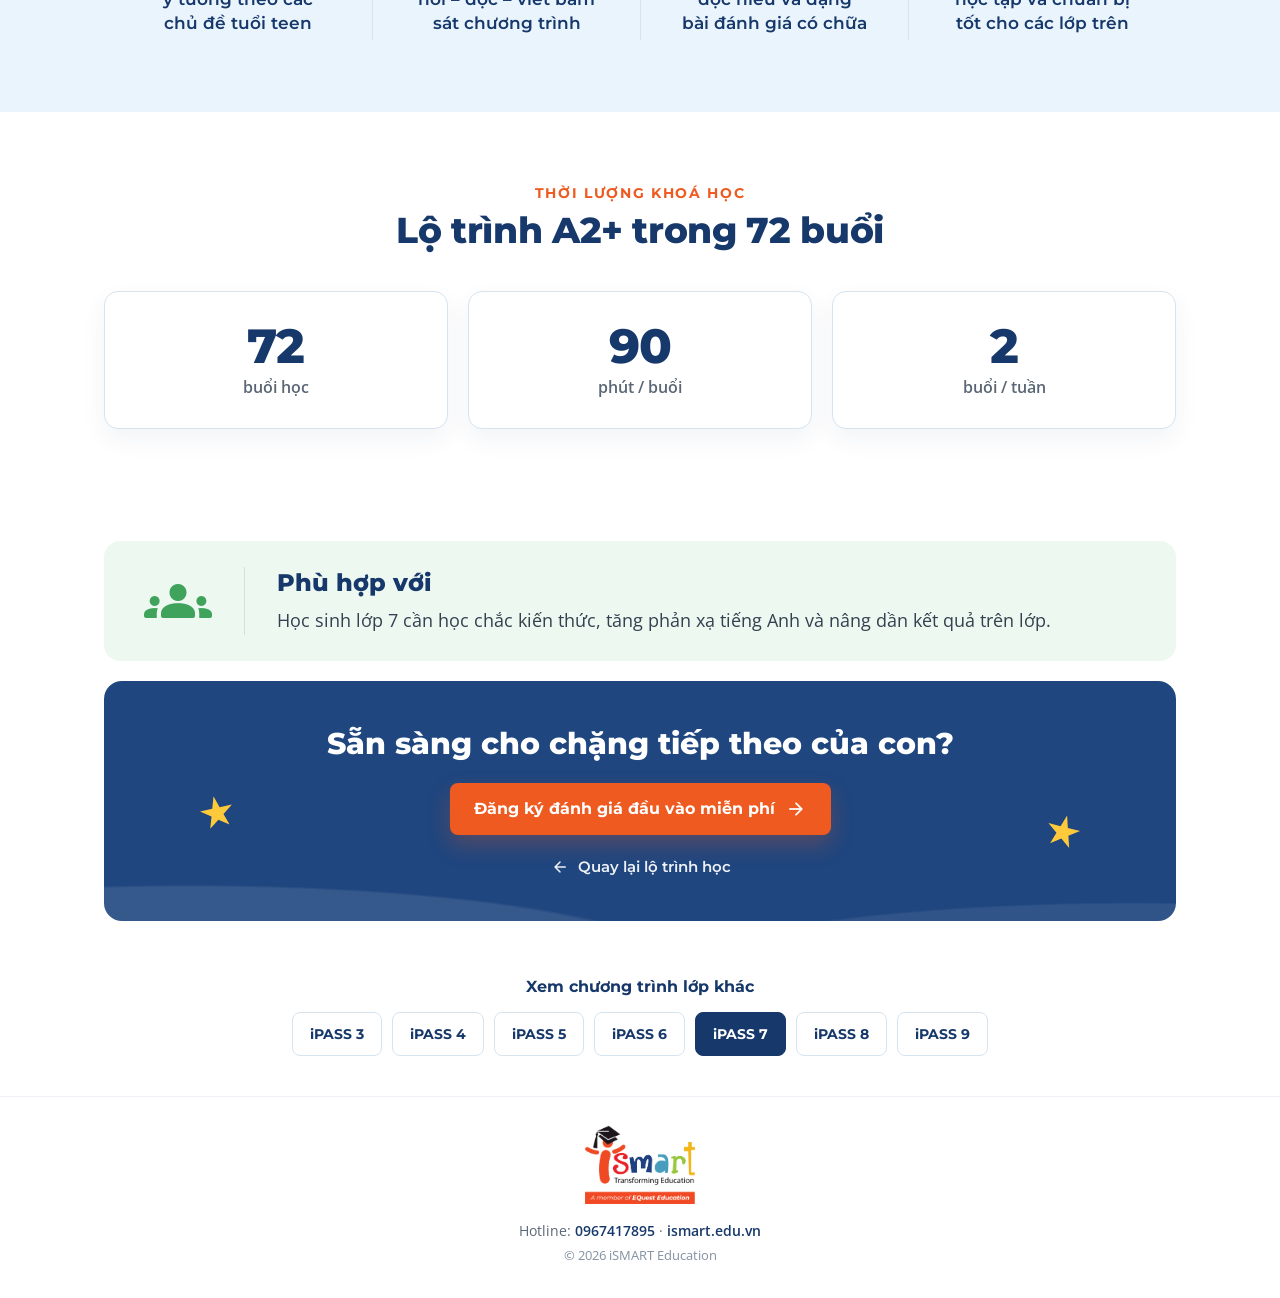
<file: chuong-trinh/ipass-7/index.html>
<!DOCTYPE html>
<!-- Generated by scripts/build-courses.mjs from templates/course.html and data/ipass-courses.js. -->
<html lang="vi">
<head>
<meta charset="utf-8">
<meta name="viewport" content="width=device-width, initial-scale=1">

<title>iSMART | iPASS 7 – Tiếng Anh nâng điểm số lớp 7</title>
<meta name="description" content="Bứt phá đúng lúc – để con vững kiến thức và tiến bộ rõ ràng qua từng bài học. Học sinh lớp 7 cần học chắc kiến thức, tăng phản xạ tiếng Anh và nâng dần kết quả trên lớp.">
<link rel="canonical" href="https://hoongp4327.github.io/iPass-ismart/chuong-trinh/ipass-7/">
<meta property="og:type" content="website">
<meta property="og:locale" content="vi_VN">
<meta property="og:title" content="iSMART | iPASS 7 – Tiếng Anh nâng điểm số lớp 7">
<meta property="og:description" content="Bứt phá đúng lúc – để con vững kiến thức và tiến bộ rõ ràng qua từng bài học. Học sinh lớp 7 cần học chắc kiến thức, tăng phản xạ tiếng Anh và nâng dần kết quả trên lớp.">
<meta property="og:url" content="https://hoongp4327.github.io/iPass-ismart/chuong-trinh/ipass-7/">
<link rel="icon" type="image/png" href="../../assets/favicon.png">
<link rel="apple-touch-icon" href="../../assets/apple-touch-icon.png">
<link rel="preconnect" href="https://fonts.googleapis.com">
<link rel="preconnect" href="https://fonts.gstatic.com" crossorigin>
<link href="https://fonts.googleapis.com/css2?family=Montserrat:wght@600;700;800&amp;family=Open+Sans:wght@400;600;700&amp;display=swap" rel="stylesheet">
<link href="https://fonts.googleapis.com/css2?family=Material+Symbols+Rounded:FILL@1&amp;icon_names=abc,arrow_back,arrow_forward,backpack,bar_chart,castle,checkroom,diversity_3,eco,emoji_events,family_restroom,fitness_center,flight_takeoff,forest,forum,groups,holiday_village,home,location_city,luggage,menu_book,music_note,nutrition,park,pets,restaurant,rocket_launch,schedule,spa,sports_soccer,theater_comedy,travel_explore&amp;display=block" rel="stylesheet">
<link href="../../css/course-template.css" rel="stylesheet">
</head>
<body>
<a class="lp-skip" href="#noi-dung">Bỏ qua đến nội dung chính</a>

<header class="lp-header">
  <div class="lp-header-inner">
    <a class="lp-header-logo" href="../../" aria-label="iPASS – Trang chủ">
      <img src="../../assets/hero/ismart-logo.png" width="400" height="287" alt="iSMART Transforming Education — A member of EQuest Education">
    </a>
    <nav class="lp-nav" aria-label="Điều hướng chính">
      <a href="../../#section3">Giá trị cho con</a>
      <a href="../../#roadmap">Lộ trình học</a>
      <a href="../../#section10">Giáo viên</a>
      <a href="../../#section8">Trải nghiệm học</a>
    </nav>
    <a class="lp-header-cta" href="../../?lop=7#dang-ky">
      Đánh giá năng lực<span class="material-symbols-rounded" aria-hidden="true">arrow_forward</span>
    </a>
  </div>
</header>

<main id="noi-dung" class="lp-main" tabindex="-1">
<section class="lp-hero" aria-labelledby="lp-title">
<picture class="lp-banner-picture"><source media="(max-width: 600px)" srcset="../../assets/courses/ipass-7-banner-mobile-800.webp 800w, ../../assets/courses/ipass-7-banner-mobile.webp 1200w" sizes="100vw" width="1200" height="900"><img class="lp-hero-banner" src="../../assets/courses/ipass-7-banner.webp" srcset="../../assets/courses/ipass-7-banner-1000.webp 1000w, ../../assets/courses/ipass-7-banner.webp 1672w" sizes="(max-width: 860px) 100vw, 1000px" width="1672" height="941" alt="Học sinh iPASS 7 tự tin với sách và ba lô trong khuôn viên trường" fetchpriority="high" decoding="async"></picture>
  <div class="lp-container lp-hero-inner">
    <a class="lp-back" href="../../#roadmap">
      <span class="material-symbols-rounded" aria-hidden="true">arrow_back</span>Quay lại lộ trình học
    </a>
    <div class="lp-hero-copy">
      <p class="lp-eyebrow">Tiếng Anh trung học cơ sở</p>
      <h1 id="lp-title" class="lp-title"><span class="lp-title-brand">iPASS</span> <span class="lp-title-num">7</span></h1>
      <p class="lp-subtitle">Tiếng Anh nâng điểm số</p>
      <p class="lp-badge">Đầu ra tham chiếu: <strong>A2+</strong> <span aria-hidden="true">|</span> CEFR</p>
      <p class="lp-tagline"><span class="lp-tagline-lead">Bứt phá đúng lúc</span><span class="lp-sr"> – </span><span class="lp-tagline-rest">để con vững kiến thức và tiến bộ rõ ràng qua từng bài học</span></p>
      <a class="lp-cta" href="../../?lop=7#dang-ky">
        Đăng ký đánh giá đầu vào miễn phí<span class="material-symbols-rounded" aria-hidden="true">arrow_forward</span>
      </a>
    </div>
  </div>
</section>

<section class="lp-section lp-topics" aria-labelledby="lp-topics-title">
  <div class="lp-container">
    <h2 id="lp-topics-title" class="lp-section-title">Con sẽ học gì?</h2>
    <span class="lp-title-deco lp-title-deco--book" aria-hidden="true"><span class="material-symbols-rounded">menu_book</span></span>
    <ol class="lp-topic-grid">
      <li class="lp-topic"><span class="lp-topic-icon lp-tone-1" aria-hidden="true"><span class="material-symbols-rounded" aria-hidden="true">sports_soccer</span></span><span class="lp-topic-text">Sở thích &amp; phong cách sống</span></li>
      <li class="lp-topic"><span class="lp-topic-icon lp-tone-2" aria-hidden="true"><span class="material-symbols-rounded" aria-hidden="true">nutrition</span></span><span class="lp-topic-text">Sức khỏe &amp; ẩm thực</span></li>
      <li class="lp-topic"><span class="lp-topic-icon lp-tone-3" aria-hidden="true"><span class="material-symbols-rounded" aria-hidden="true">groups</span></span><span class="lp-topic-text">Cộng đồng &amp; hoạt động xã hội</span></li>
      <li class="lp-topic"><span class="lp-topic-icon lp-tone-4" aria-hidden="true"><span class="material-symbols-rounded" aria-hidden="true">theater_comedy</span></span><span class="lp-topic-text">Âm nhạc, nghệ thuật &amp; điện ảnh</span></li>
      <li class="lp-topic"><span class="lp-topic-icon lp-tone-5" aria-hidden="true"><span class="material-symbols-rounded" aria-hidden="true">luggage</span></span><span class="lp-topic-text">Giao thông &amp; du lịch</span></li>
      <li class="lp-topic"><span class="lp-topic-icon lp-tone-6" aria-hidden="true"><span class="material-symbols-rounded" aria-hidden="true">travel_explore</span></span><span class="lp-topic-text">Văn hóa thế giới, năng lượng xanh &amp; các quốc gia nói tiếng Anh</span></li>
    </ol>
  </div>
</section>

<section class="lp-section lp-benefits" aria-labelledby="lp-benefits-title">
  <div class="lp-container">
    <h2 id="lp-benefits-title" class="lp-section-title">Con nhận được gì?</h2>
    <span class="lp-title-deco" aria-hidden="true"></span>
    <ul class="lp-benefit-grid">
      <li class="lp-benefit"><span class="lp-benefit-icon lp-benefit-icon--1" aria-hidden="true"><span class="material-symbols-rounded" aria-hidden="true">menu_book</span></span><span class="lp-benefit-text">Mở rộng vốn từ và ý tưởng theo các chủ đề tuổi teen</span></li>
      <li class="lp-benefit"><span class="lp-benefit-icon lp-benefit-icon--2" aria-hidden="true"><span class="material-symbols-rounded" aria-hidden="true">forum</span></span><span class="lp-benefit-text">Tự tin hơn với nghe – nói – đọc – viết bám sát chương trình</span></li>
      <li class="lp-benefit"><span class="lp-benefit-icon lp-benefit-icon--3" aria-hidden="true"><span class="material-symbols-rounded" aria-hidden="true">bar_chart</span></span><span class="lp-benefit-text">Củng cố ngữ pháp, đọc hiểu và dạng bài đánh giá có chữa</span></li>
      <li class="lp-benefit"><span class="lp-benefit-icon lp-benefit-icon--4" aria-hidden="true"><span class="material-symbols-rounded" aria-hidden="true">emoji_events</span></span><span class="lp-benefit-text">Cải thiện kết quả học tập và chuẩn bị tốt cho các lớp trên</span></li>
    </ul>
  </div>
</section>

<section class="lp-section lp-duration" aria-labelledby="lp-duration-title">
  <div class="lp-container">
    <p class="lp-duration-eyebrow">Thời lượng khoá học</p>
    <h2 id="lp-duration-title" class="lp-section-title">Lộ trình A2+ trong 72 buổi</h2>
    <ul class="lp-duration-grid">
      <li class="lp-duration-item"><span class="lp-duration-value">72</span><span class="lp-duration-label">buổi học</span></li>
      <li class="lp-duration-item"><span class="lp-duration-value">90</span><span class="lp-duration-label">phút / buổi</span></li>
      <li class="lp-duration-item"><span class="lp-duration-value">2</span><span class="lp-duration-label">buổi / tuần</span></li>
    </ul>
  </div>
</section>

<section class="lp-audience" aria-labelledby="lp-audience-title">
  <div class="lp-container">
    <div class="lp-audience-box">
      <span class="lp-audience-icon" aria-hidden="true"><span class="material-symbols-rounded">groups</span></span>
      <div class="lp-audience-body">
        <h2 id="lp-audience-title" class="lp-audience-title">Phù hợp với</h2>
        <p class="lp-audience-text">Học sinh lớp 7 cần học chắc kiến thức, tăng phản xạ tiếng Anh và nâng dần kết quả trên lớp.</p>
      </div>
    </div>
  </div>
</section>

<section class="lp-final" aria-labelledby="lp-final-title">
  <div class="lp-container">
    <div class="lp-final-box">
      <span class="lp-final-star lp-final-star--left" aria-hidden="true"></span>
      <span class="lp-final-star lp-final-star--right" aria-hidden="true"></span>
      <h2 id="lp-final-title" class="lp-final-title">Sẵn sàng cho chặng tiếp theo của con?</h2>
      <a class="lp-cta" href="../../?lop=7#dang-ky">
        Đăng ký đánh giá đầu vào miễn phí<span class="material-symbols-rounded" aria-hidden="true">arrow_forward</span>
      </a>
      <a class="lp-final-back" href="../../#roadmap">
        <span class="material-symbols-rounded" aria-hidden="true">arrow_back</span>Quay lại lộ trình học
      </a>
    </div>
  </div>
</section>

<nav class="lp-siblings lp-container" aria-label="Các chương trình iPASS"><p>Xem chương trình lớp khác</p><div><a href="../ipass-3/">iPASS 3</a><a href="../ipass-4/">iPASS 4</a><a href="../ipass-5/">iPASS 5</a><a href="../ipass-6/">iPASS 6</a><a href="../ipass-7/" aria-current="page">iPASS 7</a><a href="../ipass-8/">iPASS 8</a><a href="../ipass-9/">iPASS 9</a></div></nav>
</main>

<footer class="lp-footer">
  <a class="lp-footer-logo" href="../../" aria-label="iPASS – Trang chủ">
    <img src="../../assets/hero/ismart-logo.png" width="400" height="287" loading="lazy" alt="iSMART Transforming Education — A member of EQuest Education">
  </a>
  <p class="lp-footer-contact">Hotline: <a href="tel:0967417895">0967417895</a> · <a href="https://ismart.edu.vn">ismart.edu.vn</a></p>
  <p class="lp-footer-copy">© 2026 iSMART Education</p>
</footer>
</body>
</html>
</file>
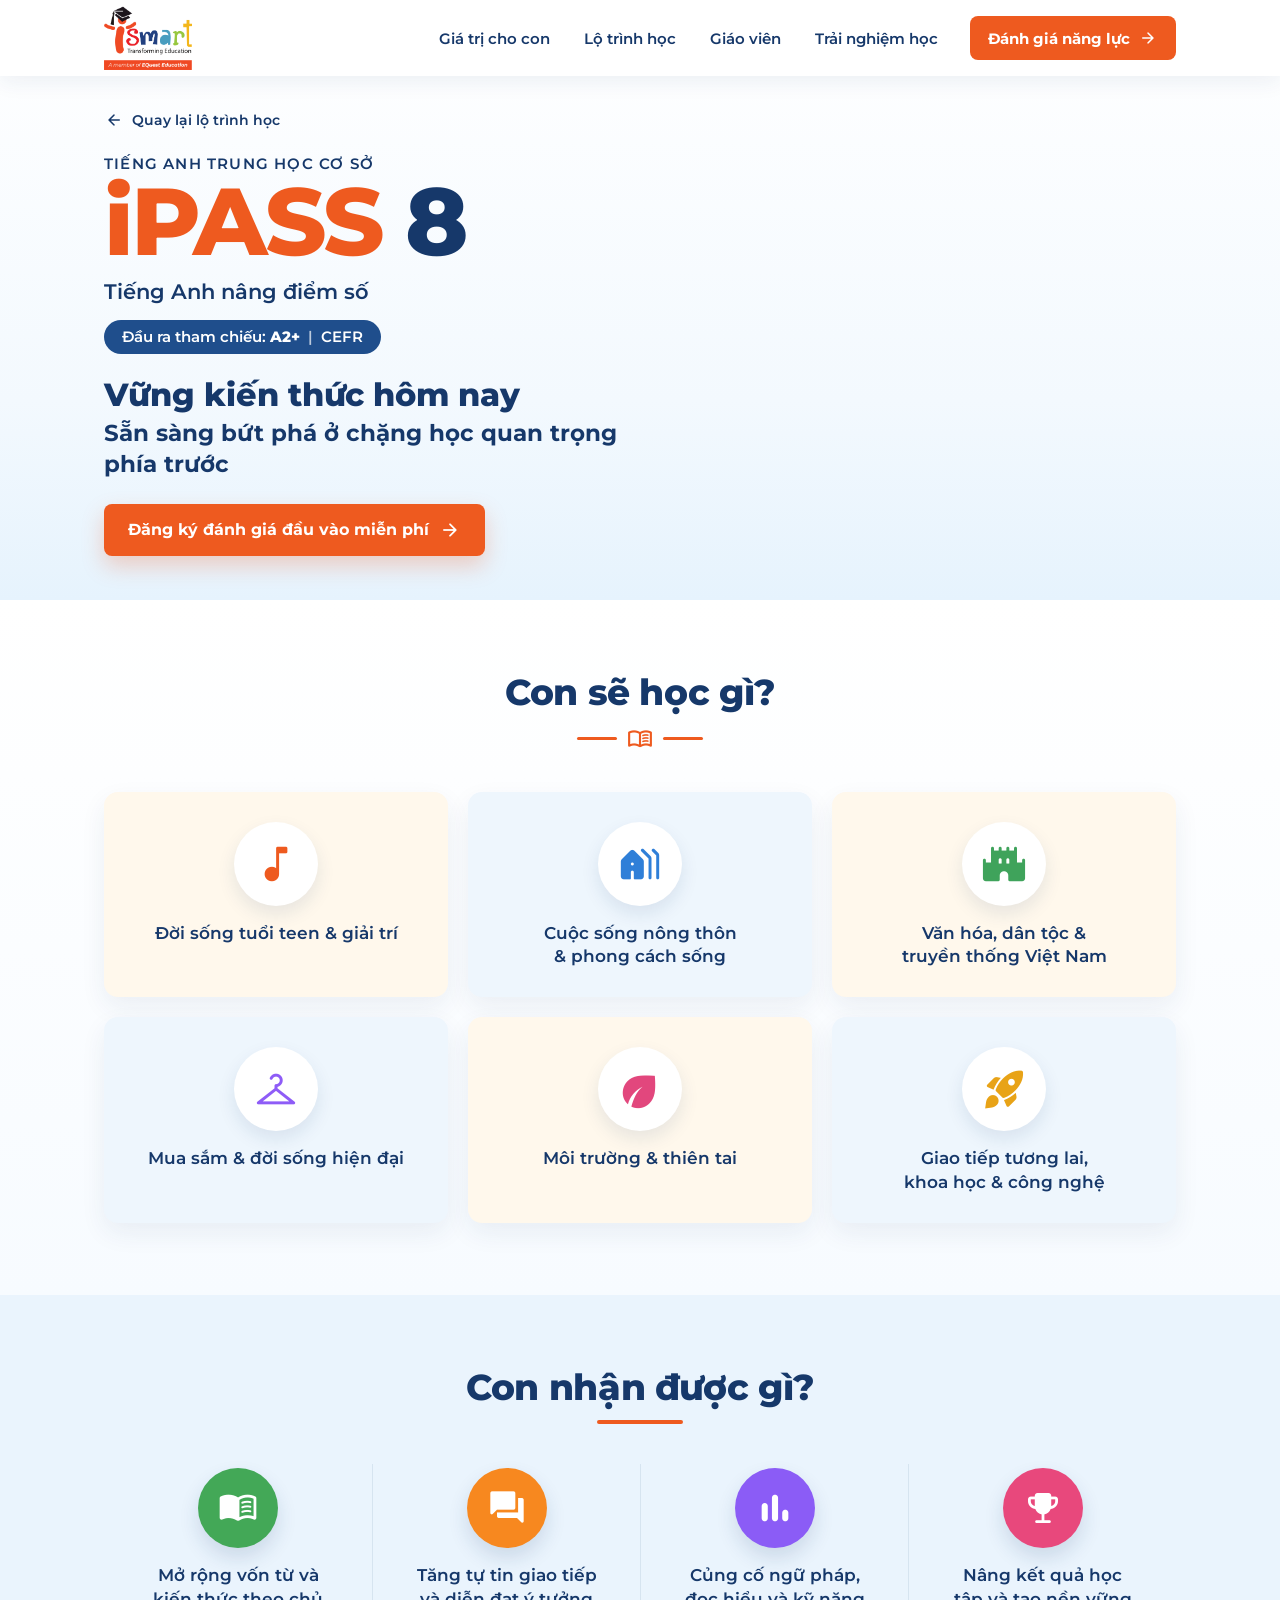
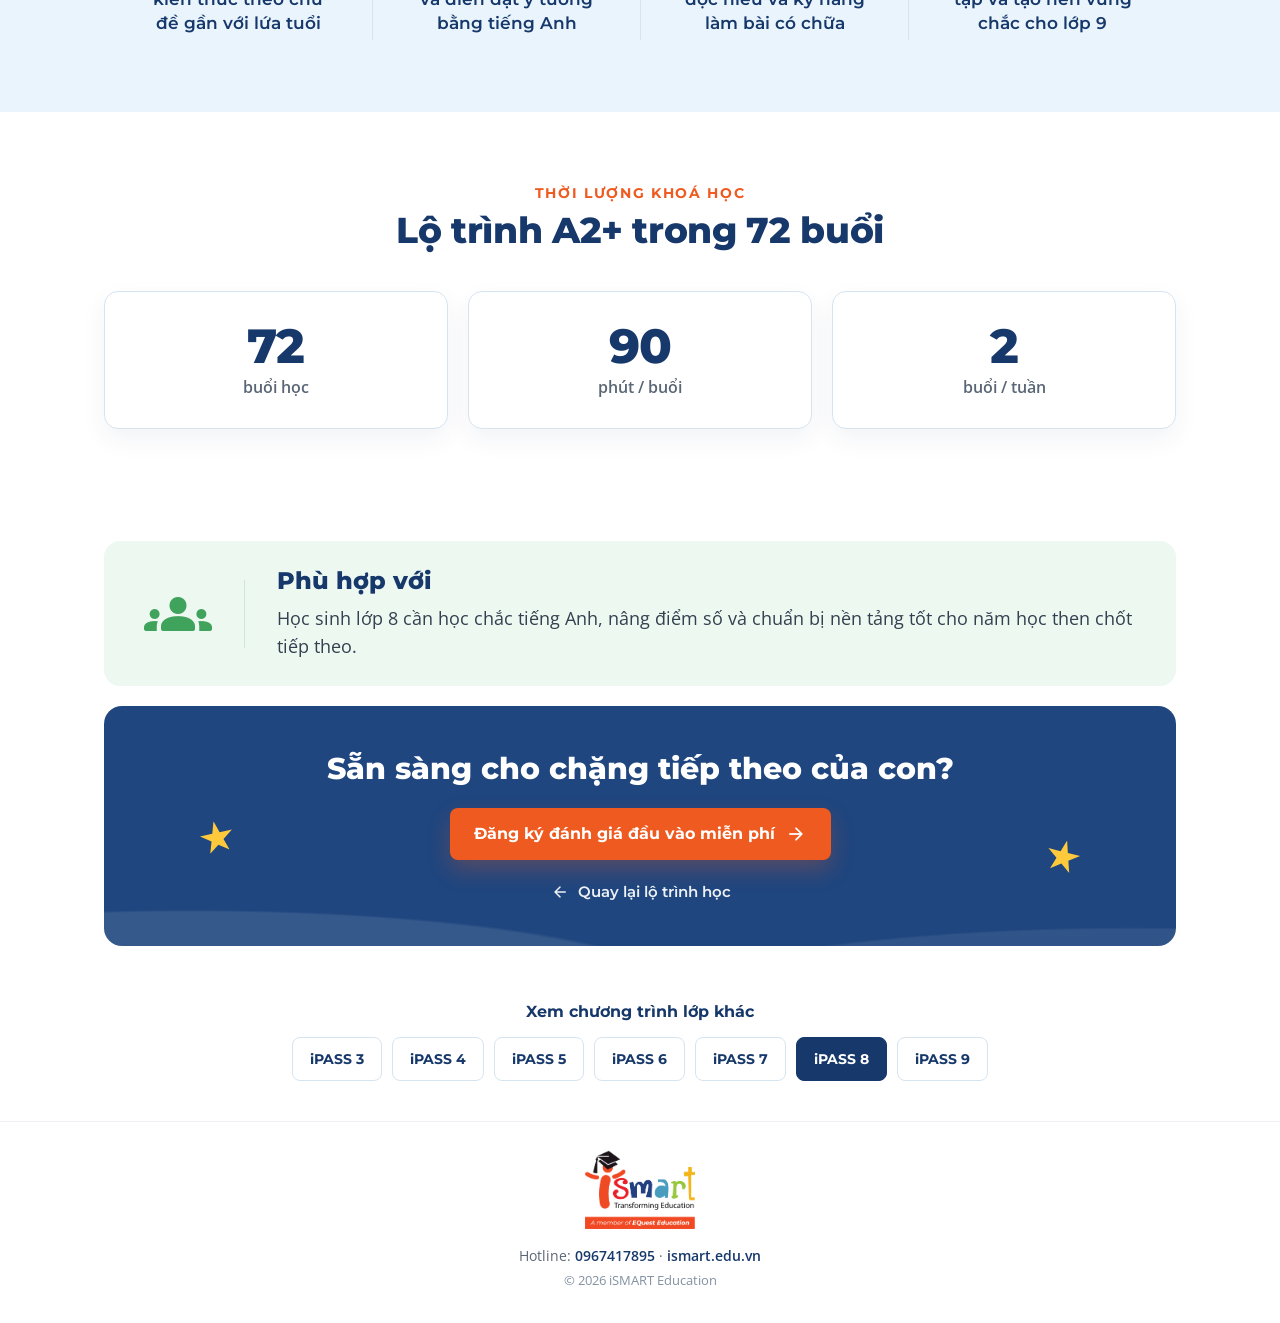
<file: chuong-trinh/ipass-8/index.html>
<!DOCTYPE html>
<!-- Generated by scripts/build-courses.mjs from templates/course.html and data/ipass-courses.js. -->
<html lang="vi">
<head>
<meta charset="utf-8">
<meta name="viewport" content="width=device-width, initial-scale=1">

<title>iSMART | iPASS 8 – Tiếng Anh nâng điểm số lớp 8</title>
<meta name="description" content="Vững kiến thức hôm nay – sẵn sàng bứt phá ở chặng học quan trọng phía trước. Học sinh lớp 8 cần học chắc tiếng Anh, nâng điểm số và chuẩn bị nền tảng tốt cho năm học then chốt tiếp theo.">
<link rel="canonical" href="https://hoongp4327.github.io/iPass-ismart/chuong-trinh/ipass-8/">
<meta property="og:type" content="website">
<meta property="og:locale" content="vi_VN">
<meta property="og:title" content="iSMART | iPASS 8 – Tiếng Anh nâng điểm số lớp 8">
<meta property="og:description" content="Vững kiến thức hôm nay – sẵn sàng bứt phá ở chặng học quan trọng phía trước. Học sinh lớp 8 cần học chắc tiếng Anh, nâng điểm số và chuẩn bị nền tảng tốt cho năm học then chốt tiếp theo.">
<meta property="og:url" content="https://hoongp4327.github.io/iPass-ismart/chuong-trinh/ipass-8/">
<link rel="icon" type="image/png" href="../../assets/favicon.png">
<link rel="apple-touch-icon" href="../../assets/apple-touch-icon.png">
<link rel="preconnect" href="https://fonts.googleapis.com">
<link rel="preconnect" href="https://fonts.gstatic.com" crossorigin>
<link href="https://fonts.googleapis.com/css2?family=Montserrat:wght@600;700;800&amp;family=Open+Sans:wght@400;600;700&amp;display=swap" rel="stylesheet">
<link href="https://fonts.googleapis.com/css2?family=Material+Symbols+Rounded:FILL@1&amp;icon_names=abc,arrow_back,arrow_forward,backpack,bar_chart,castle,checkroom,diversity_3,eco,emoji_events,family_restroom,fitness_center,flight_takeoff,forest,forum,groups,holiday_village,home,location_city,luggage,menu_book,music_note,nutrition,park,pets,restaurant,rocket_launch,schedule,spa,sports_soccer,theater_comedy,travel_explore&amp;display=block" rel="stylesheet">
<link href="../../css/course-template.css" rel="stylesheet">
</head>
<body>
<a class="lp-skip" href="#noi-dung">Bỏ qua đến nội dung chính</a>

<header class="lp-header">
  <div class="lp-header-inner">
    <a class="lp-header-logo" href="../../" aria-label="iPASS – Trang chủ">
      <img src="../../assets/hero/ismart-logo.png" width="400" height="287" alt="iSMART Transforming Education — A member of EQuest Education">
    </a>
    <nav class="lp-nav" aria-label="Điều hướng chính">
      <a href="../../#section3">Giá trị cho con</a>
      <a href="../../#roadmap">Lộ trình học</a>
      <a href="../../#section10">Giáo viên</a>
      <a href="../../#section8">Trải nghiệm học</a>
    </nav>
    <a class="lp-header-cta" href="../../?lop=8#dang-ky">
      Đánh giá năng lực<span class="material-symbols-rounded" aria-hidden="true">arrow_forward</span>
    </a>
  </div>
</header>

<main id="noi-dung" class="lp-main" tabindex="-1">
<section class="lp-hero" aria-labelledby="lp-title">
<picture class="lp-banner-picture"><source media="(max-width: 600px)" srcset="../../assets/courses/ipass-8-banner-mobile-800.webp 800w, ../../assets/courses/ipass-8-banner-mobile.webp 1200w" sizes="100vw" width="1200" height="900"><img class="lp-hero-banner" src="../../assets/courses/ipass-8-banner.webp" srcset="../../assets/courses/ipass-8-banner-1000.webp 1000w, ../../assets/courses/ipass-8-banner.webp 1672w" sizes="(max-width: 860px) 100vw, 1000px" width="1672" height="941" alt="Học sinh iPASS 8 tự tin với sách và ba lô trong khuôn viên trường" fetchpriority="high" decoding="async"></picture>
  <div class="lp-container lp-hero-inner">
    <a class="lp-back" href="../../#roadmap">
      <span class="material-symbols-rounded" aria-hidden="true">arrow_back</span>Quay lại lộ trình học
    </a>
    <div class="lp-hero-copy">
      <p class="lp-eyebrow">Tiếng Anh trung học cơ sở</p>
      <h1 id="lp-title" class="lp-title"><span class="lp-title-brand">iPASS</span> <span class="lp-title-num">8</span></h1>
      <p class="lp-subtitle">Tiếng Anh nâng điểm số</p>
      <p class="lp-badge">Đầu ra tham chiếu: <strong>A2+</strong> <span aria-hidden="true">|</span> CEFR</p>
      <p class="lp-tagline"><span class="lp-tagline-lead">Vững kiến thức hôm nay</span><span class="lp-sr"> – </span><span class="lp-tagline-rest">sẵn sàng bứt phá ở chặng học quan trọng phía trước</span></p>
      <a class="lp-cta" href="../../?lop=8#dang-ky">
        Đăng ký đánh giá đầu vào miễn phí<span class="material-symbols-rounded" aria-hidden="true">arrow_forward</span>
      </a>
    </div>
  </div>
</section>

<section class="lp-section lp-topics" aria-labelledby="lp-topics-title">
  <div class="lp-container">
    <h2 id="lp-topics-title" class="lp-section-title">Con sẽ học gì?</h2>
    <span class="lp-title-deco lp-title-deco--book" aria-hidden="true"><span class="material-symbols-rounded">menu_book</span></span>
    <ol class="lp-topic-grid">
      <li class="lp-topic"><span class="lp-topic-icon lp-tone-1" aria-hidden="true"><span class="material-symbols-rounded" aria-hidden="true">music_note</span></span><span class="lp-topic-text">Đời sống tuổi teen &amp; giải trí</span></li>
      <li class="lp-topic"><span class="lp-topic-icon lp-tone-2" aria-hidden="true"><span class="material-symbols-rounded" aria-hidden="true">holiday_village</span></span><span class="lp-topic-text">Cuộc sống nông thôn &amp; phong cách sống</span></li>
      <li class="lp-topic"><span class="lp-topic-icon lp-tone-3" aria-hidden="true"><span class="material-symbols-rounded" aria-hidden="true">castle</span></span><span class="lp-topic-text">Văn hóa, dân tộc &amp; truyền thống Việt Nam</span></li>
      <li class="lp-topic"><span class="lp-topic-icon lp-tone-4" aria-hidden="true"><span class="material-symbols-rounded" aria-hidden="true">checkroom</span></span><span class="lp-topic-text">Mua sắm &amp; đời sống hiện đại</span></li>
      <li class="lp-topic"><span class="lp-topic-icon lp-tone-5" aria-hidden="true"><span class="material-symbols-rounded" aria-hidden="true">eco</span></span><span class="lp-topic-text">Môi trường &amp; thiên tai</span></li>
      <li class="lp-topic"><span class="lp-topic-icon lp-tone-6" aria-hidden="true"><span class="material-symbols-rounded" aria-hidden="true">rocket_launch</span></span><span class="lp-topic-text">Giao tiếp tương lai, khoa học &amp; công nghệ</span></li>
    </ol>
  </div>
</section>

<section class="lp-section lp-benefits" aria-labelledby="lp-benefits-title">
  <div class="lp-container">
    <h2 id="lp-benefits-title" class="lp-section-title">Con nhận được gì?</h2>
    <span class="lp-title-deco" aria-hidden="true"></span>
    <ul class="lp-benefit-grid">
      <li class="lp-benefit"><span class="lp-benefit-icon lp-benefit-icon--1" aria-hidden="true"><span class="material-symbols-rounded" aria-hidden="true">menu_book</span></span><span class="lp-benefit-text">Mở rộng vốn từ và kiến thức theo chủ đề gần với lứa tuổi</span></li>
      <li class="lp-benefit"><span class="lp-benefit-icon lp-benefit-icon--2" aria-hidden="true"><span class="material-symbols-rounded" aria-hidden="true">forum</span></span><span class="lp-benefit-text">Tăng tự tin giao tiếp và diễn đạt ý tưởng bằng tiếng Anh</span></li>
      <li class="lp-benefit"><span class="lp-benefit-icon lp-benefit-icon--3" aria-hidden="true"><span class="material-symbols-rounded" aria-hidden="true">bar_chart</span></span><span class="lp-benefit-text">Củng cố ngữ pháp, đọc hiểu và kỹ năng làm bài có chữa</span></li>
      <li class="lp-benefit"><span class="lp-benefit-icon lp-benefit-icon--4" aria-hidden="true"><span class="material-symbols-rounded" aria-hidden="true">emoji_events</span></span><span class="lp-benefit-text">Nâng kết quả học tập và tạo nền vững chắc cho lớp 9</span></li>
    </ul>
  </div>
</section>

<section class="lp-section lp-duration" aria-labelledby="lp-duration-title">
  <div class="lp-container">
    <p class="lp-duration-eyebrow">Thời lượng khoá học</p>
    <h2 id="lp-duration-title" class="lp-section-title">Lộ trình A2+ trong 72 buổi</h2>
    <ul class="lp-duration-grid">
      <li class="lp-duration-item"><span class="lp-duration-value">72</span><span class="lp-duration-label">buổi học</span></li>
      <li class="lp-duration-item"><span class="lp-duration-value">90</span><span class="lp-duration-label">phút / buổi</span></li>
      <li class="lp-duration-item"><span class="lp-duration-value">2</span><span class="lp-duration-label">buổi / tuần</span></li>
    </ul>
  </div>
</section>

<section class="lp-audience" aria-labelledby="lp-audience-title">
  <div class="lp-container">
    <div class="lp-audience-box">
      <span class="lp-audience-icon" aria-hidden="true"><span class="material-symbols-rounded">groups</span></span>
      <div class="lp-audience-body">
        <h2 id="lp-audience-title" class="lp-audience-title">Phù hợp với</h2>
        <p class="lp-audience-text">Học sinh lớp 8 cần học chắc tiếng Anh, nâng điểm số và chuẩn bị nền tảng tốt cho năm học then chốt tiếp theo.</p>
      </div>
    </div>
  </div>
</section>

<section class="lp-final" aria-labelledby="lp-final-title">
  <div class="lp-container">
    <div class="lp-final-box">
      <span class="lp-final-star lp-final-star--left" aria-hidden="true"></span>
      <span class="lp-final-star lp-final-star--right" aria-hidden="true"></span>
      <h2 id="lp-final-title" class="lp-final-title">Sẵn sàng cho chặng tiếp theo của con?</h2>
      <a class="lp-cta" href="../../?lop=8#dang-ky">
        Đăng ký đánh giá đầu vào miễn phí<span class="material-symbols-rounded" aria-hidden="true">arrow_forward</span>
      </a>
      <a class="lp-final-back" href="../../#roadmap">
        <span class="material-symbols-rounded" aria-hidden="true">arrow_back</span>Quay lại lộ trình học
      </a>
    </div>
  </div>
</section>

<nav class="lp-siblings lp-container" aria-label="Các chương trình iPASS"><p>Xem chương trình lớp khác</p><div><a href="../ipass-3/">iPASS 3</a><a href="../ipass-4/">iPASS 4</a><a href="../ipass-5/">iPASS 5</a><a href="../ipass-6/">iPASS 6</a><a href="../ipass-7/">iPASS 7</a><a href="../ipass-8/" aria-current="page">iPASS 8</a><a href="../ipass-9/">iPASS 9</a></div></nav>
</main>

<footer class="lp-footer">
  <a class="lp-footer-logo" href="../../" aria-label="iPASS – Trang chủ">
    <img src="../../assets/hero/ismart-logo.png" width="400" height="287" loading="lazy" alt="iSMART Transforming Education — A member of EQuest Education">
  </a>
  <p class="lp-footer-contact">Hotline: <a href="tel:0967417895">0967417895</a> · <a href="https://ismart.edu.vn">ismart.edu.vn</a></p>
  <p class="lp-footer-copy">© 2026 iSMART Education</p>
</footer>
</body>
</html>
</file>
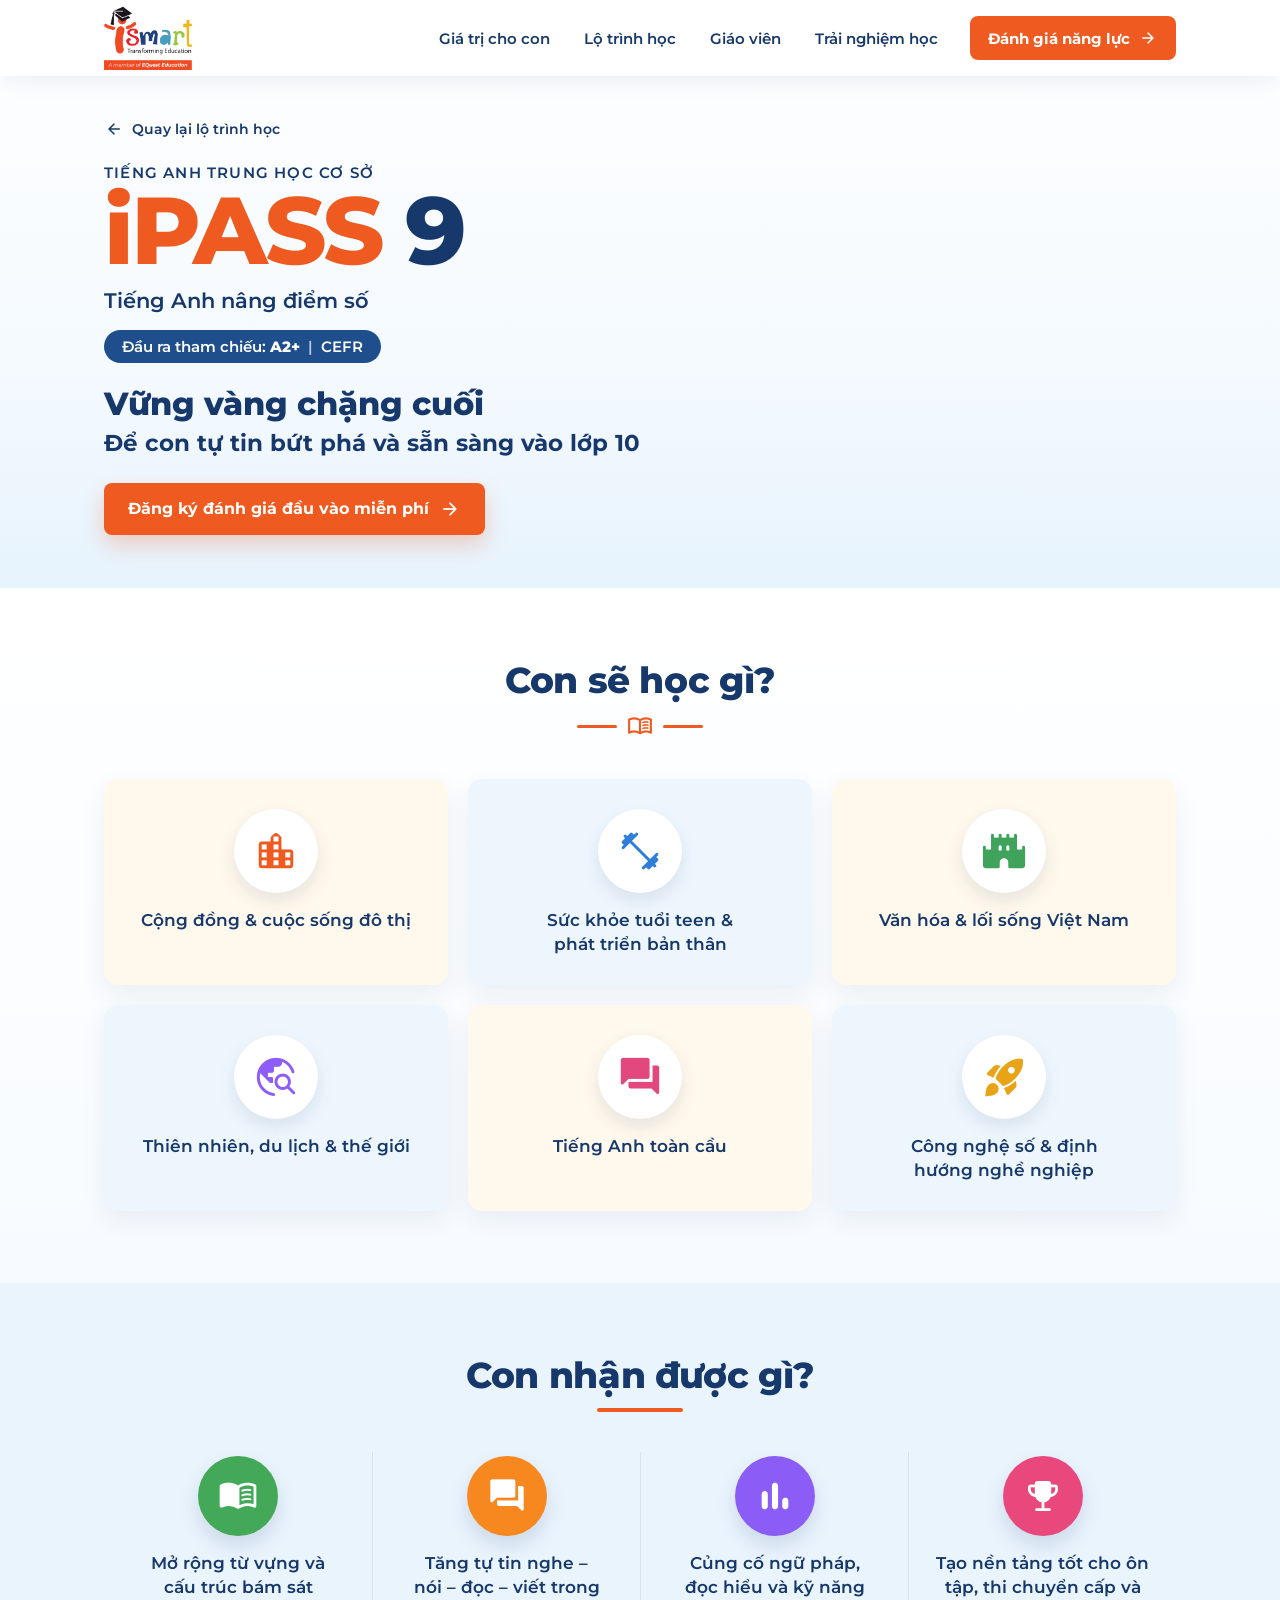
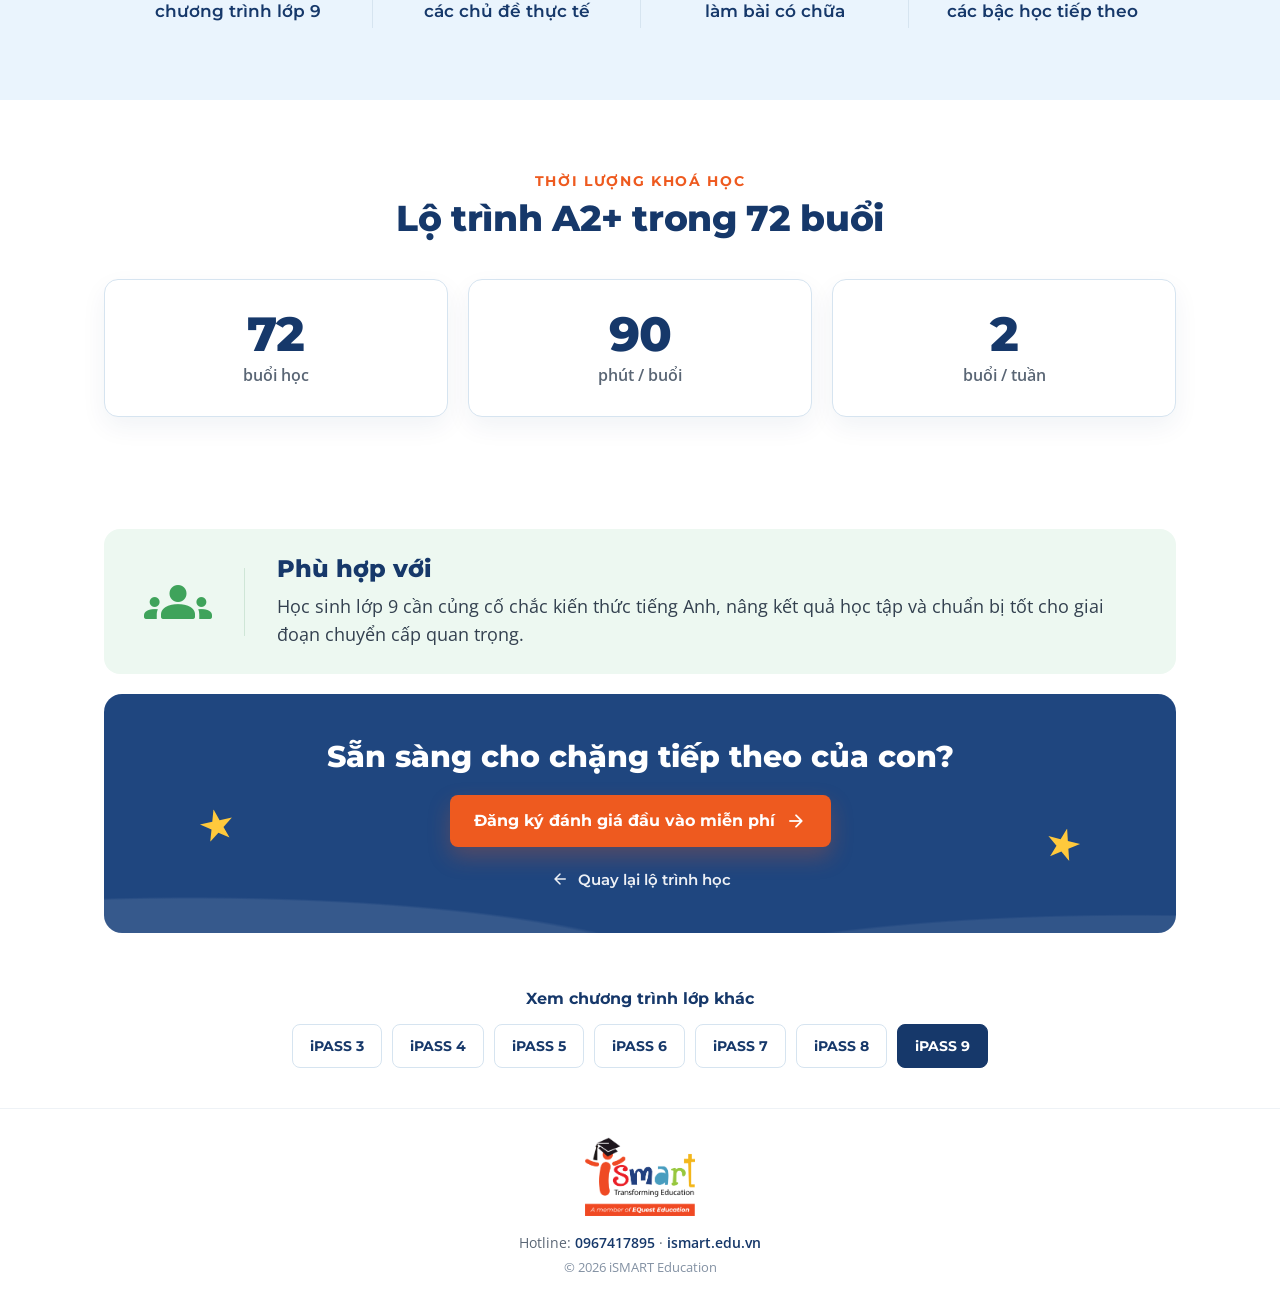
<file: chuong-trinh/ipass-9/index.html>
<!DOCTYPE html>
<!-- Generated by scripts/build-courses.mjs from templates/course.html and data/ipass-courses.js. -->
<html lang="vi">
<head>
<meta charset="utf-8">
<meta name="viewport" content="width=device-width, initial-scale=1">

<title>iSMART | iPASS 9 – Tiếng Anh nâng điểm số lớp 9</title>
<meta name="description" content="Vững vàng chặng cuối – để con tự tin bứt phá và sẵn sàng vào lớp 10. Học sinh lớp 9 cần củng cố chắc kiến thức tiếng Anh, nâng kết quả học tập và chuẩn bị tốt cho giai đoạn chuyển cấp quan trọng.">
<link rel="canonical" href="https://hoongp4327.github.io/iPass-ismart/chuong-trinh/ipass-9/">
<meta property="og:type" content="website">
<meta property="og:locale" content="vi_VN">
<meta property="og:title" content="iSMART | iPASS 9 – Tiếng Anh nâng điểm số lớp 9">
<meta property="og:description" content="Vững vàng chặng cuối – để con tự tin bứt phá và sẵn sàng vào lớp 10. Học sinh lớp 9 cần củng cố chắc kiến thức tiếng Anh, nâng kết quả học tập và chuẩn bị tốt cho giai đoạn chuyển cấp quan trọng.">
<meta property="og:url" content="https://hoongp4327.github.io/iPass-ismart/chuong-trinh/ipass-9/">
<link rel="icon" type="image/png" href="../../assets/favicon.png">
<link rel="apple-touch-icon" href="../../assets/apple-touch-icon.png">
<link rel="preconnect" href="https://fonts.googleapis.com">
<link rel="preconnect" href="https://fonts.gstatic.com" crossorigin>
<link href="https://fonts.googleapis.com/css2?family=Montserrat:wght@600;700;800&amp;family=Open+Sans:wght@400;600;700&amp;display=swap" rel="stylesheet">
<link href="https://fonts.googleapis.com/css2?family=Material+Symbols+Rounded:FILL@1&amp;icon_names=abc,arrow_back,arrow_forward,backpack,bar_chart,castle,checkroom,diversity_3,eco,emoji_events,family_restroom,fitness_center,flight_takeoff,forest,forum,groups,holiday_village,home,location_city,luggage,menu_book,music_note,nutrition,park,pets,restaurant,rocket_launch,schedule,spa,sports_soccer,theater_comedy,travel_explore&amp;display=block" rel="stylesheet">
<link href="../../css/course-template.css" rel="stylesheet">
</head>
<body>
<a class="lp-skip" href="#noi-dung">Bỏ qua đến nội dung chính</a>

<header class="lp-header">
  <div class="lp-header-inner">
    <a class="lp-header-logo" href="../../" aria-label="iPASS – Trang chủ">
      <img src="../../assets/hero/ismart-logo.png" width="400" height="287" alt="iSMART Transforming Education — A member of EQuest Education">
    </a>
    <nav class="lp-nav" aria-label="Điều hướng chính">
      <a href="../../#section3">Giá trị cho con</a>
      <a href="../../#roadmap">Lộ trình học</a>
      <a href="../../#section10">Giáo viên</a>
      <a href="../../#section8">Trải nghiệm học</a>
    </nav>
    <a class="lp-header-cta" href="../../?lop=9#dang-ky">
      Đánh giá năng lực<span class="material-symbols-rounded" aria-hidden="true">arrow_forward</span>
    </a>
  </div>
</header>

<main id="noi-dung" class="lp-main" tabindex="-1">
<section class="lp-hero" aria-labelledby="lp-title">
<picture class="lp-banner-picture"><source media="(max-width: 600px)" srcset="../../assets/courses/ipass-9-banner-mobile-800.webp 800w, ../../assets/courses/ipass-9-banner-mobile.webp 1200w" sizes="100vw" width="1200" height="900"><img class="lp-hero-banner" src="../../assets/courses/ipass-9-banner.webp" srcset="../../assets/courses/ipass-9-banner-1000.webp 1000w, ../../assets/courses/ipass-9-banner.webp 1672w" sizes="(max-width: 860px) 100vw, 1000px" width="1672" height="941" alt="Học sinh iPASS 9 tự tin với sách và ba lô trong khuôn viên trường" fetchpriority="high" decoding="async"></picture>
  <div class="lp-container lp-hero-inner">
    <a class="lp-back" href="../../#roadmap">
      <span class="material-symbols-rounded" aria-hidden="true">arrow_back</span>Quay lại lộ trình học
    </a>
    <div class="lp-hero-copy">
      <p class="lp-eyebrow">Tiếng Anh trung học cơ sở</p>
      <h1 id="lp-title" class="lp-title"><span class="lp-title-brand">iPASS</span> <span class="lp-title-num">9</span></h1>
      <p class="lp-subtitle">Tiếng Anh nâng điểm số</p>
      <p class="lp-badge">Đầu ra tham chiếu: <strong>A2+</strong> <span aria-hidden="true">|</span> CEFR</p>
      <p class="lp-tagline"><span class="lp-tagline-lead">Vững vàng chặng cuối</span><span class="lp-sr"> – </span><span class="lp-tagline-rest">để con tự tin bứt phá và sẵn sàng vào lớp 10</span></p>
      <a class="lp-cta" href="../../?lop=9#dang-ky">
        Đăng ký đánh giá đầu vào miễn phí<span class="material-symbols-rounded" aria-hidden="true">arrow_forward</span>
      </a>
    </div>
  </div>
</section>

<section class="lp-section lp-topics" aria-labelledby="lp-topics-title">
  <div class="lp-container">
    <h2 id="lp-topics-title" class="lp-section-title">Con sẽ học gì?</h2>
    <span class="lp-title-deco lp-title-deco--book" aria-hidden="true"><span class="material-symbols-rounded">menu_book</span></span>
    <ol class="lp-topic-grid">
      <li class="lp-topic"><span class="lp-topic-icon lp-tone-1" aria-hidden="true"><span class="material-symbols-rounded" aria-hidden="true">location_city</span></span><span class="lp-topic-text">Cộng đồng &amp; cuộc sống đô thị</span></li>
      <li class="lp-topic"><span class="lp-topic-icon lp-tone-2" aria-hidden="true"><span class="material-symbols-rounded" aria-hidden="true">fitness_center</span></span><span class="lp-topic-text">Sức khỏe tuổi teen &amp; phát triển bản thân</span></li>
      <li class="lp-topic"><span class="lp-topic-icon lp-tone-3" aria-hidden="true"><span class="material-symbols-rounded" aria-hidden="true">castle</span></span><span class="lp-topic-text">Văn hóa &amp; lối sống Việt Nam</span></li>
      <li class="lp-topic"><span class="lp-topic-icon lp-tone-4" aria-hidden="true"><span class="material-symbols-rounded" aria-hidden="true">travel_explore</span></span><span class="lp-topic-text">Thiên nhiên, du lịch &amp; thế giới</span></li>
      <li class="lp-topic"><span class="lp-topic-icon lp-tone-5" aria-hidden="true"><span class="material-symbols-rounded" aria-hidden="true">forum</span></span><span class="lp-topic-text">Tiếng Anh toàn cầu</span></li>
      <li class="lp-topic"><span class="lp-topic-icon lp-tone-6" aria-hidden="true"><span class="material-symbols-rounded" aria-hidden="true">rocket_launch</span></span><span class="lp-topic-text">Công nghệ số &amp; định hướng nghề nghiệp</span></li>
    </ol>
  </div>
</section>

<section class="lp-section lp-benefits" aria-labelledby="lp-benefits-title">
  <div class="lp-container">
    <h2 id="lp-benefits-title" class="lp-section-title">Con nhận được gì?</h2>
    <span class="lp-title-deco" aria-hidden="true"></span>
    <ul class="lp-benefit-grid">
      <li class="lp-benefit"><span class="lp-benefit-icon lp-benefit-icon--1" aria-hidden="true"><span class="material-symbols-rounded" aria-hidden="true">menu_book</span></span><span class="lp-benefit-text">Mở rộng từ vựng và cấu trúc bám sát chương trình lớp 9</span></li>
      <li class="lp-benefit"><span class="lp-benefit-icon lp-benefit-icon--2" aria-hidden="true"><span class="material-symbols-rounded" aria-hidden="true">forum</span></span><span class="lp-benefit-text">Tăng tự tin nghe – nói – đọc – viết trong các chủ đề thực tế</span></li>
      <li class="lp-benefit"><span class="lp-benefit-icon lp-benefit-icon--3" aria-hidden="true"><span class="material-symbols-rounded" aria-hidden="true">bar_chart</span></span><span class="lp-benefit-text">Củng cố ngữ pháp, đọc hiểu và kỹ năng làm bài có chữa</span></li>
      <li class="lp-benefit"><span class="lp-benefit-icon lp-benefit-icon--4" aria-hidden="true"><span class="material-symbols-rounded" aria-hidden="true">emoji_events</span></span><span class="lp-benefit-text">Tạo nền tảng tốt cho ôn tập, thi chuyển cấp và các bậc học tiếp theo</span></li>
    </ul>
  </div>
</section>

<section class="lp-section lp-duration" aria-labelledby="lp-duration-title">
  <div class="lp-container">
    <p class="lp-duration-eyebrow">Thời lượng khoá học</p>
    <h2 id="lp-duration-title" class="lp-section-title">Lộ trình A2+ trong 72 buổi</h2>
    <ul class="lp-duration-grid">
      <li class="lp-duration-item"><span class="lp-duration-value">72</span><span class="lp-duration-label">buổi học</span></li>
      <li class="lp-duration-item"><span class="lp-duration-value">90</span><span class="lp-duration-label">phút / buổi</span></li>
      <li class="lp-duration-item"><span class="lp-duration-value">2</span><span class="lp-duration-label">buổi / tuần</span></li>
    </ul>
  </div>
</section>

<section class="lp-audience" aria-labelledby="lp-audience-title">
  <div class="lp-container">
    <div class="lp-audience-box">
      <span class="lp-audience-icon" aria-hidden="true"><span class="material-symbols-rounded">groups</span></span>
      <div class="lp-audience-body">
        <h2 id="lp-audience-title" class="lp-audience-title">Phù hợp với</h2>
        <p class="lp-audience-text">Học sinh lớp 9 cần củng cố chắc kiến thức tiếng Anh, nâng kết quả học tập và chuẩn bị tốt cho giai đoạn chuyển cấp quan trọng.</p>
      </div>
    </div>
  </div>
</section>

<section class="lp-final" aria-labelledby="lp-final-title">
  <div class="lp-container">
    <div class="lp-final-box">
      <span class="lp-final-star lp-final-star--left" aria-hidden="true"></span>
      <span class="lp-final-star lp-final-star--right" aria-hidden="true"></span>
      <h2 id="lp-final-title" class="lp-final-title">Sẵn sàng cho chặng tiếp theo của con?</h2>
      <a class="lp-cta" href="../../?lop=9#dang-ky">
        Đăng ký đánh giá đầu vào miễn phí<span class="material-symbols-rounded" aria-hidden="true">arrow_forward</span>
      </a>
      <a class="lp-final-back" href="../../#roadmap">
        <span class="material-symbols-rounded" aria-hidden="true">arrow_back</span>Quay lại lộ trình học
      </a>
    </div>
  </div>
</section>

<nav class="lp-siblings lp-container" aria-label="Các chương trình iPASS"><p>Xem chương trình lớp khác</p><div><a href="../ipass-3/">iPASS 3</a><a href="../ipass-4/">iPASS 4</a><a href="../ipass-5/">iPASS 5</a><a href="../ipass-6/">iPASS 6</a><a href="../ipass-7/">iPASS 7</a><a href="../ipass-8/">iPASS 8</a><a href="../ipass-9/" aria-current="page">iPASS 9</a></div></nav>
</main>

<footer class="lp-footer">
  <a class="lp-footer-logo" href="../../" aria-label="iPASS – Trang chủ">
    <img src="../../assets/hero/ismart-logo.png" width="400" height="287" loading="lazy" alt="iSMART Transforming Education — A member of EQuest Education">
  </a>
  <p class="lp-footer-contact">Hotline: <a href="tel:0967417895">0967417895</a> · <a href="https://ismart.edu.vn">ismart.edu.vn</a></p>
  <p class="lp-footer-copy">© 2026 iSMART Education</p>
</footer>
</body>
</html>
</file>
<file: css/course-template.css>
/* iLEAD programme detail pages (chuong-trinh/<slug>/) and 404.html. */

:root {
  --lp-navy: #16386A;
  --lp-navy-2: #1F4E8C;
  --lp-orange: #EE5A1F;
  --lp-orange-hover: #D94A12;
  --lp-gold: #F5A623;
  --lp-text: #33404F;
  --lp-muted: #5A6675;
  --lp-sky: #EAF4FD;
  --lp-cream: #FFF8EC;
  --lp-line: #D6E4F0;
}

* { box-sizing: border-box; }
html { -webkit-text-size-adjust: 100%; }
body { margin: 0; background: #FFFFFF; color: var(--lp-text); font-family: "Open Sans", Calibri, Helvetica, sans-serif; -webkit-font-smoothing: antialiased; }
img { max-width: 100%; }
a { color: inherit; text-decoration: none; }
a:focus-visible, .lp-main:focus-visible { outline: 3px solid var(--lp-gold); outline-offset: 3px; }
.lp-main:focus { outline: none; }
.lp-sr { position: absolute; width: 1px; height: 1px; overflow: hidden; clip: rect(0 0 0 0); white-space: nowrap; }

.material-symbols-rounded {
  font-family: "Material Symbols Rounded";
  font-weight: normal;
  font-style: normal;
  font-size: 22px;
  line-height: 1;
  letter-spacing: normal;
  text-transform: none;
  display: inline-block;
  white-space: nowrap;
  word-wrap: normal;
  direction: ltr;
  -webkit-font-feature-settings: "liga";
  font-feature-settings: "liga";
  -webkit-font-smoothing: antialiased;
  font-variation-settings: "FILL" 1;
  overflow: hidden;
  width: 1em;
  flex: 0 0 auto;
}

.lp-skip { position: absolute; z-index: 100; top: 8px; left: 8px; padding: 12px 18px; border-radius: 10px; background: var(--lp-navy); color: #FFFFFF; font: 700 14px/1.2 Montserrat, Arial, sans-serif; transform: translateY(-160%); transition: transform .2s ease; }
.lp-skip:focus { transform: translateY(0); }

.lp-container { width: 100%; max-width: 1120px; margin: 0 auto; padding: 0 24px; }

/* Header */
.lp-header { position: sticky; z-index: 50; top: 0; background: rgba(255,255,255,.97); box-shadow: 0 6px 20px rgba(22,56,106,.07); -webkit-backdrop-filter: blur(12px); backdrop-filter: blur(12px); }
.lp-header-inner { max-width: 1120px; height: 76px; margin: 0 auto; padding: 0 24px; display: flex; align-items: center; gap: 32px; }
.lp-header-logo { display: flex; flex: 0 0 auto; align-items: center; }
.lp-header-logo img { display: block; width: 88px; height: auto; }
.lp-nav { display: flex; gap: 34px; margin-left: auto; }
.lp-nav a { color: var(--lp-navy); font-family: Montserrat, Arial, sans-serif; font-size: 15px; font-weight: 600; white-space: nowrap; transition: color .2s ease; }
.lp-nav a:hover { color: var(--lp-orange); }
.lp-header-cta { display: inline-flex; flex: 0 0 auto; align-items: center; gap: 8px; min-height: 44px; padding: 10px 18px; border-radius: 8px; background: var(--lp-orange); color: #FFFFFF; font-family: Montserrat, Arial, sans-serif; font-size: 15px; font-weight: 700; white-space: nowrap; transition: background .2s ease; }
.lp-header-cta .material-symbols-rounded { font-size: 20px; }
.lp-header-cta:hover { background: var(--lp-orange-hover); color: #FFFFFF; }

/* Hero: the banner fills the section; its left side is empty sky for the text. */
.lp-hero { position: relative; overflow: hidden; min-height: clamp(440px, 40vw, 560px); display: flex; background: linear-gradient(180deg, #FDFEFF 0%, #F3F9FE 62%, #E6F3FD 100%); }
/* Banner keeps its proportions, pinned to the right at full hero height; its left edge fades into
   the background so the text always has clear space, whatever the screen width. */
.lp-hero-banner { position: absolute; top: 0; right: 0; width: auto; max-width: none; height: 100%; aspect-ratio: 1672 / 941; object-fit: cover;
  -webkit-mask-image: linear-gradient(90deg, transparent 0, #000 24%); mask-image: linear-gradient(90deg, transparent 0, #000 24%); }
.lp-hero-inner { position: relative; z-index: 1; display: flex; flex-direction: column; justify-content: center; padding-top: 22px; padding-bottom: 44px; }
.lp-back { display: inline-flex; align-self: flex-start; align-items: center; gap: 8px; min-height: 44px; color: var(--lp-navy); font-family: Montserrat, Arial, sans-serif; font-size: 14px; font-weight: 600; transition: color .2s ease; }
.lp-back .material-symbols-rounded { font-size: 20px; }
.lp-back:hover { color: var(--lp-orange); }
.lp-hero-copy { max-width: min(560px, 46vw); margin-top: 12px; }
.lp-eyebrow { margin: 0; color: var(--lp-navy); font-family: Montserrat, Arial, sans-serif; font-size: 15px; font-weight: 600; letter-spacing: .08em; text-transform: uppercase; }
.lp-title { margin: 2px 0 0; font-family: Montserrat, Arial, sans-serif; font-size: clamp(56px, 7.4vw, 96px); font-weight: 800; line-height: .98; letter-spacing: -.035em; }
.lp-title-brand { color: var(--lp-orange); }
.lp-title-num { color: var(--lp-navy); }
.lp-subtitle { margin: 10px 0 0; color: var(--lp-navy); font-family: Montserrat, Arial, sans-serif; font-size: clamp(17px, 1.7vw, 21px); font-weight: 600; line-height: 1.35; text-wrap: pretty; }
.lp-badge { display: inline-block; margin: 14px 0 0; padding: 7px 18px; border-radius: 999px; background: var(--lp-navy-2); color: #FFFFFF; font-family: Montserrat, Arial, sans-serif; font-size: 15px; font-weight: 600; line-height: 1.3; }
.lp-badge strong { font-weight: 800; }
.lp-badge span { margin: 0 4px; opacity: .7; }
.lp-tagline { margin: 22px 0 0; color: var(--lp-navy); font-family: Montserrat, Arial, sans-serif; text-wrap: pretty; }
.lp-tagline-lead { display: block; font-size: clamp(24px, 2.6vw, 32px); font-weight: 800; line-height: 1.2; }
.lp-tagline-rest { display: block; margin-top: 4px; font-size: clamp(18px, 1.95vw, 23px); font-weight: 700; line-height: 1.35; }
.lp-tagline-rest::first-letter { text-transform: uppercase; }
.lp-cta { display: inline-flex; align-items: center; justify-content: center; gap: 10px; min-height: 52px; margin-top: 24px; padding: 13px 24px; border-radius: 8px; background: var(--lp-orange); box-shadow: 0 10px 22px rgba(238,90,31,.26); color: #FFFFFF; font-family: Montserrat, Arial, sans-serif; font-size: 16px; font-weight: 700; line-height: 1.25; text-align: center; transition: background .2s ease, transform .2s ease; }
.lp-cta:hover { background: var(--lp-orange-hover); color: #FFFFFF; transform: translateY(-2px); }

/* Section headings */
.lp-section { padding: clamp(48px, 6vw, 72px) 0; }
.lp-section-title { margin: 0; color: var(--lp-navy); font-family: Montserrat, Arial, sans-serif; font-size: clamp(28px, 3.2vw, 36px); font-weight: 800; line-height: 1.15; letter-spacing: -.01em; text-align: center; }
.lp-title-deco { display: block; width: 86px; height: 4px; margin: 12px auto clamp(28px, 3.2vw, 40px); border-radius: 999px; background: var(--lp-orange); }
.lp-title-deco--book { display: flex; width: auto; height: auto; align-items: center; justify-content: center; gap: 10px; background: none; color: var(--lp-orange); }
.lp-title-deco--book::before, .lp-title-deco--book::after { content: ""; width: 40px; height: 3px; border-radius: 999px; background: var(--lp-orange); }
.lp-title-deco--book .material-symbols-rounded { font-size: 26px; font-variation-settings: "FILL" 0; }

/* Con sẽ học gì? */
.lp-topics { background: linear-gradient(#FFFFFF, #F7FBFF); }
.lp-topic-grid { display: grid; grid-template-columns: repeat(3, minmax(0, 1fr)); gap: 20px; margin: 0; padding: 0; list-style: none; }
.lp-topic { display: flex; flex-direction: column; align-items: center; gap: 16px; padding: 30px 22px 28px; border-radius: 14px; background: var(--lp-cream); box-shadow: 0 10px 26px rgba(22,56,106,.07); text-align: center; }
.lp-topic:nth-child(even) { background: #EEF6FD; }
.lp-topic-icon { width: 84px; height: 84px; display: grid; place-items: center; border-radius: 50%; background: #FFFFFF; box-shadow: 0 8px 18px rgba(22,56,106,.1); color: var(--tone); }
.lp-topic-icon .material-symbols-rounded { font-size: 46px; }
.lp-tone-1 { --tone: #EE5A1F; }
.lp-tone-2 { --tone: #2F7FD8; }
.lp-tone-3 { --tone: #3FA35B; }
.lp-tone-4 { --tone: #8E5CF7; }
.lp-tone-5 { --tone: #E2477D; }
.lp-tone-6 { --tone: #E8A317; }
.lp-topic-text { color: var(--lp-navy); font-family: Montserrat, Arial, sans-serif; font-size: 17px; font-weight: 600; line-height: 1.4; text-wrap: balance; }

/* Con nhận được gì? */
.lp-benefits { background: var(--lp-sky); }
.lp-benefit-grid { display: grid; grid-template-columns: repeat(4, minmax(0, 1fr)); margin: 0; padding: 0; list-style: none; }
.lp-benefit { display: flex; flex-direction: column; align-items: center; gap: 16px; padding: 4px 24px; text-align: center; }
.lp-benefit + .lp-benefit { border-left: 1px solid var(--lp-line); }
.lp-benefit-icon { width: 80px; height: 80px; display: grid; place-items: center; border-radius: 50%; color: #FFFFFF; box-shadow: 0 10px 20px rgba(22,56,106,.14); }
.lp-benefit-icon .material-symbols-rounded { font-size: 40px; }
.lp-benefit-icon--1 { background: #43A857; }
.lp-benefit-icon--2 { background: #F7881F; }
.lp-benefit-icon--3 { background: #8B5CF6; }
.lp-benefit-icon--4 { background: #E8487C; }
.lp-benefit-text { color: var(--lp-navy); font-family: Montserrat, Arial, sans-serif; font-size: 16.5px; font-weight: 600; line-height: 1.45; text-wrap: balance; }

/* Phù hợp với */
.lp-audience { padding: clamp(28px, 3.5vw, 40px) 0 20px; }
.lp-audience-box { display: flex; align-items: center; gap: 32px; padding: 26px 40px; border-radius: 16px; background: #EDF8F1; }
.lp-audience-icon { display: flex; flex: 0 0 auto; padding-right: 32px; border-right: 1px solid #CFE6D7; color: #3FA35B; }
.lp-audience-icon .material-symbols-rounded { font-size: 68px; }
.lp-audience-title { margin: 0; color: var(--lp-navy); font-family: Montserrat, Arial, sans-serif; font-size: clamp(20px, 2.2vw, 24px); font-weight: 800; line-height: 1.2; }
.lp-audience-text { margin: 8px 0 0; color: var(--lp-text); font-size: clamp(16px, 1.5vw, 17.5px); line-height: 1.6; text-wrap: pretty; }

/* Closing call to action */
.lp-final { padding: 0 0 clamp(40px, 5vw, 56px); }
.lp-final-box { position: relative; overflow: hidden; display: flex; flex-direction: column; align-items: center; padding: clamp(32px, 4vw, 44px) 24px clamp(26px, 3vw, 32px); border-radius: 18px; background:
  radial-gradient(120% 90% at 8% 120%, rgba(255,255,255,.1) 0 38%, transparent 39%),
  radial-gradient(110% 80% at 96% 125%, rgba(255,255,255,.08) 0 40%, transparent 41%),
  #1F467F; color: #FFFFFF; text-align: center; }
.lp-final-title { position: relative; margin: 0; color: #FFFFFF; font-family: Montserrat, Arial, sans-serif; font-size: clamp(22px, 2.6vw, 30px); font-weight: 800; line-height: 1.25; text-wrap: balance; }
.lp-final .lp-cta { position: relative; margin-top: 20px; }
.lp-final-back { position: relative; display: inline-flex; align-items: center; gap: 8px; min-height: 44px; margin-top: 10px; color: rgba(255,255,255,.92); font-family: Montserrat, Arial, sans-serif; font-size: 15px; font-weight: 600; }
.lp-final-back .material-symbols-rounded { font-size: 20px; }
.lp-final-back:hover { color: var(--lp-gold); }
.lp-final-star { position: absolute; width: 34px; height: 34px; background: #FFC93C; clip-path: polygon(50% 0, 61% 35%, 98% 35%, 68% 57%, 79% 91%, 50% 70%, 21% 91%, 32% 57%, 2% 35%, 39% 35%); }
.lp-final-star--left { left: 9%; top: 48%; transform: rotate(-12deg); }
.lp-final-star--right { right: 9%; top: 56%; transform: rotate(14deg); }

/* Footer */
.lp-footer { padding: 28px 24px 34px; border-top: 1px solid #EEF2F6; text-align: center; }
.lp-footer-logo { display: inline-flex; }
.lp-footer-logo img { display: block; width: 110px; height: auto; }
.lp-footer-contact { margin: 12px 0 0; color: var(--lp-muted); font-size: 14px; }
.lp-footer-contact a { color: var(--lp-navy); font-weight: 600; }
.lp-footer-contact a:hover { color: var(--lp-orange); }
.lp-footer-copy { margin: 6px 0 0; color: #8391A3; font-size: 13px; }

/* 404 */
.lp-notfound { padding: clamp(48px, 7vw, 88px) 0 clamp(32px, 4vw, 48px); background: var(--lp-sky); }
.lp-notfound-code { margin: 0; color: rgba(22,56,106,.14); font-family: Montserrat, Arial, sans-serif; font-size: clamp(72px, 12vw, 140px); font-weight: 800; line-height: 1; }
.lp-notfound-title { margin: 0; color: var(--lp-navy); font-family: Montserrat, Arial, sans-serif; font-size: clamp(32px, 4.6vw, 52px); font-weight: 800; line-height: 1.1; }
.lp-program-links { display: grid; grid-template-columns: repeat(4, minmax(0, 1fr)); gap: 18px; margin: 0; padding: 0; list-style: none; }
.lp-program-links a { display: flex; height: 100%; min-height: 44px; flex-direction: column; gap: 6px; padding: 22px; border-radius: 14px; background: var(--lp-cream); box-shadow: 0 10px 26px rgba(22,56,106,.08); transition: transform .2s ease; }
.lp-program-links li:nth-child(even) a { background: #EEF6FD; }
.lp-program-links a:hover { transform: translateY(-3px); }
.lp-program-links strong { color: var(--lp-orange); font-family: Montserrat, Arial, sans-serif; font-size: 22px; font-weight: 800; }
.lp-program-links span { color: var(--lp-navy); font-size: 14px; font-weight: 600; }

/* Responsive */
@media (max-width: 1024px) {
  .lp-nav { gap: 22px; }
  .lp-benefit-grid { grid-template-columns: repeat(2, minmax(0, 1fr)); row-gap: 32px; }
  .lp-benefit + .lp-benefit { border-left: 0; }
  .lp-benefit:nth-child(even) { border-left: 1px solid var(--lp-line); }
  .lp-program-links { grid-template-columns: repeat(2, minmax(0, 1fr)); }
}
@media (max-width: 900px) {
  .lp-header-inner { height: 64px; padding: 0 16px; gap: 12px; }
  .lp-header-logo img { width: 70px; }
  .lp-nav { display: none; }
  .lp-header-cta { margin-left: auto; padding: 9px 14px; font-size: 14px; }
}
/* Tablet and phone: banner on top (cropped to the child), text below. */
@media (max-width: 860px) {
  .lp-hero { display: block; min-height: 0; }
  .lp-hero-banner { position: relative; display: block; width: 100%; height: auto; aspect-ratio: 16 / 10; object-position: 78% 30%; -webkit-mask-image: none; mask-image: none; }
  .lp-hero-inner { padding-top: 8px; padding-bottom: 36px; }
  .lp-hero-copy { max-width: none; margin-top: 4px; }
  .lp-topic-grid { grid-template-columns: repeat(2, minmax(0, 1fr)); gap: 14px; }
}
@media (max-width: 600px) {
  .lp-container { padding: 0 16px; }
  .lp-hero-banner { aspect-ratio: 4 / 3; object-position: 80% 30%; }
  .lp-cta { width: 100%; padding: 13px 18px; }
  .lp-topic { gap: 12px; padding: 20px 12px 18px; }
  .lp-topic-icon { width: 64px; height: 64px; }
  .lp-topic-icon .material-symbols-rounded { font-size: 36px; }
  .lp-topic-text { font-size: 15px; }
  .lp-benefit { gap: 12px; padding: 0 10px; }
  .lp-benefit-icon { width: 64px; height: 64px; }
  .lp-benefit-icon .material-symbols-rounded { font-size: 32px; }
  .lp-benefit-text { font-size: 15px; }
  .lp-audience-box { gap: 18px; padding: 20px; }
  .lp-audience-icon { padding-right: 18px; }
  .lp-audience-icon .material-symbols-rounded { font-size: 48px; }
  .lp-final-box { padding-right: 18px; padding-left: 18px; }
  .lp-final-star { width: 24px; height: 24px; }
  .lp-final-star--left { left: 5%; top: 16px; }
  .lp-final-star--right { right: 5%; top: auto; bottom: 20px; }
  .lp-program-links { grid-template-columns: minmax(0, 1fr); }
}
@media (max-width: 359px) {
  .lp-topic-grid, .lp-benefit-grid { grid-template-columns: minmax(0, 1fr); }
  .lp-benefit:nth-child(even) { border-left: 0; }
}

@media (prefers-reduced-motion: reduce) {
  *, *::before, *::after { transition-duration: .01ms !important; animation-duration: .01ms !important; animation-iteration-count: 1 !important; }
  .lp-cta:hover, .lp-program-links a:hover { transform: none; }
}

/* iPASS: placeholder uses the same banner composition as the iLEAD reference. */
.lp-banner-picture { display: contents; }
.lp-banner-placeholder { position: absolute; inset: 0 0 0 auto; width: 52%; display: grid; place-items: center; background: linear-gradient(135deg, #eaf4fd, #d8eaf8); border-left: 1px dashed #b8d1e8; }
.lp-banner-placeholder__label { display: flex; flex-direction: column; gap: 12px; align-items: center; padding: 24px; color: #516d8c; text-align: center; font: 600 14px/1.5 Montserrat, sans-serif; }
.lp-banner-placeholder__label > span:first-child { letter-spacing: .18em; font-size: 12px; }
.lp-banner-placeholder__label strong { color: #16386a; font-size: clamp(40px, 5vw, 68px); letter-spacing: -.04em; }
.lp-siblings { padding-top: 0; padding-bottom: 40px; text-align: center; font-family: Montserrat, sans-serif; }
.lp-siblings p { margin: 0 0 16px; font-size: 16px; font-weight: 700; color: var(--lp-navy); }
.lp-siblings > div { display: flex; justify-content: center; flex-wrap: wrap; gap: 10px; }
.lp-siblings a { display: inline-flex; align-items: center; justify-content: center; min-height: 44px; padding: 10px 17px; border: 1px solid var(--lp-line); border-radius: 8px; color: var(--lp-navy); font-size: 14px; font-weight: 700; }
.lp-siblings a:hover { background: var(--lp-sky); }
.lp-siblings a[aria-current="page"] { background: var(--lp-navy); border-color: var(--lp-navy); color: white; }
@media (max-width: 860px) {
  .lp-banner-placeholder { position: relative; width: 100%; aspect-ratio: 16 / 10; border-left: 0; border-bottom: 1px dashed #b8d1e8; }
}
@media (max-width: 600px) {
  .lp-banner-placeholder { aspect-ratio: 4 / 3; }
  /* Keep hero spacing despite the reference's later .lp-container shorthand. */
  .lp-hero-inner { padding-top: 8px; padding-bottom: 36px; }
}

/* Thời lượng khoá học — 3 ô số liệu dưới tiêu đề */
.lp-duration-eyebrow { margin: 0 0 8px; color: var(--lp-orange); font-family: Montserrat, Arial, sans-serif; font-size: 14px; font-weight: 700; letter-spacing: .12em; text-transform: uppercase; text-align: center; }
.lp-duration-grid { display: grid; grid-template-columns: repeat(3, minmax(0, 1fr)); gap: 20px; margin: clamp(28px, 3.2vw, 40px) 0 0; padding: 0; list-style: none; }
.lp-duration-item { display: flex; flex-direction: column; align-items: center; justify-content: center; gap: 6px; padding: 30px 18px; border: 1px solid var(--lp-line); border-radius: 14px; background: #FFFFFF; box-shadow: 0 10px 26px rgba(22,56,106,.06); text-align: center; }
.lp-duration-value { color: var(--lp-navy); font-family: Montserrat, Arial, sans-serif; font-size: clamp(34px, 4vw, 48px); font-weight: 800; line-height: 1; letter-spacing: -.02em; }
.lp-duration-label { color: var(--lp-muted); font-size: clamp(14px, 1.4vw, 16px); font-weight: 600; }
@media (max-width: 600px) {
  .lp-duration-grid { gap: 12px; }
  .lp-duration-item { padding: 20px 8px; }
}
</file>
